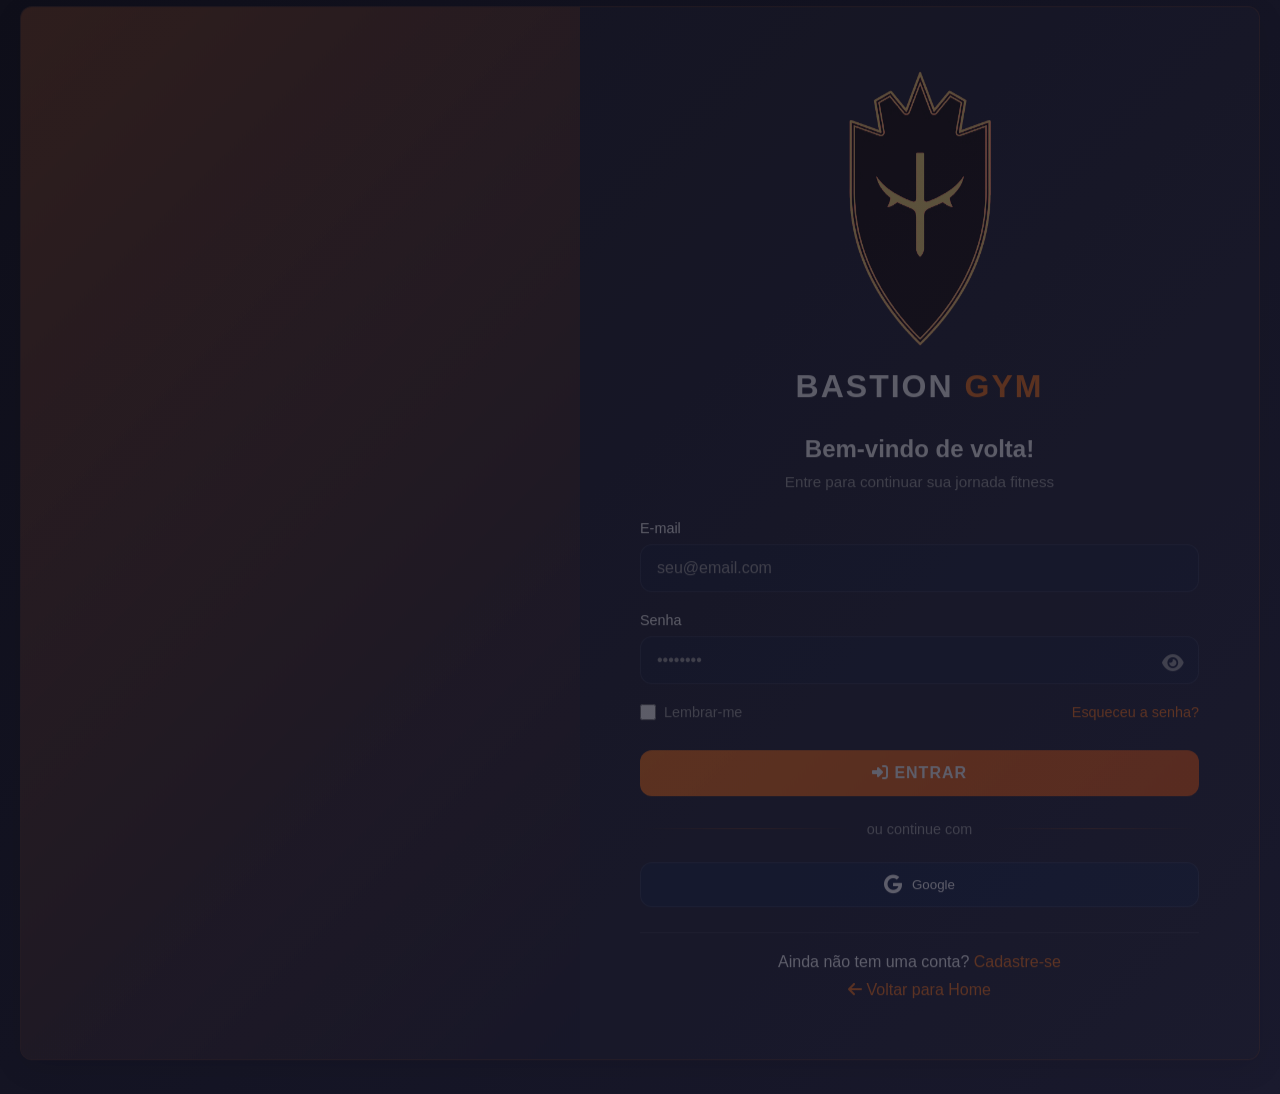
<file: index.html>
<!DOCTYPE html>
<html lang="PT-BR">
<head>
    <meta charset="UTF-8">
    <meta name="viewport" content="width=device-width, initial-scale=1.0">
    <meta http-equiv="refresh" content="0; url=Front/pages/Login.html">
    <title>Carregando...</title>
</head>
<body>
    <p>Carregando... Se falhar, <a href="Front/pages/Login.html">clique aqui</a>.</p>
</body>
</html>
</file>
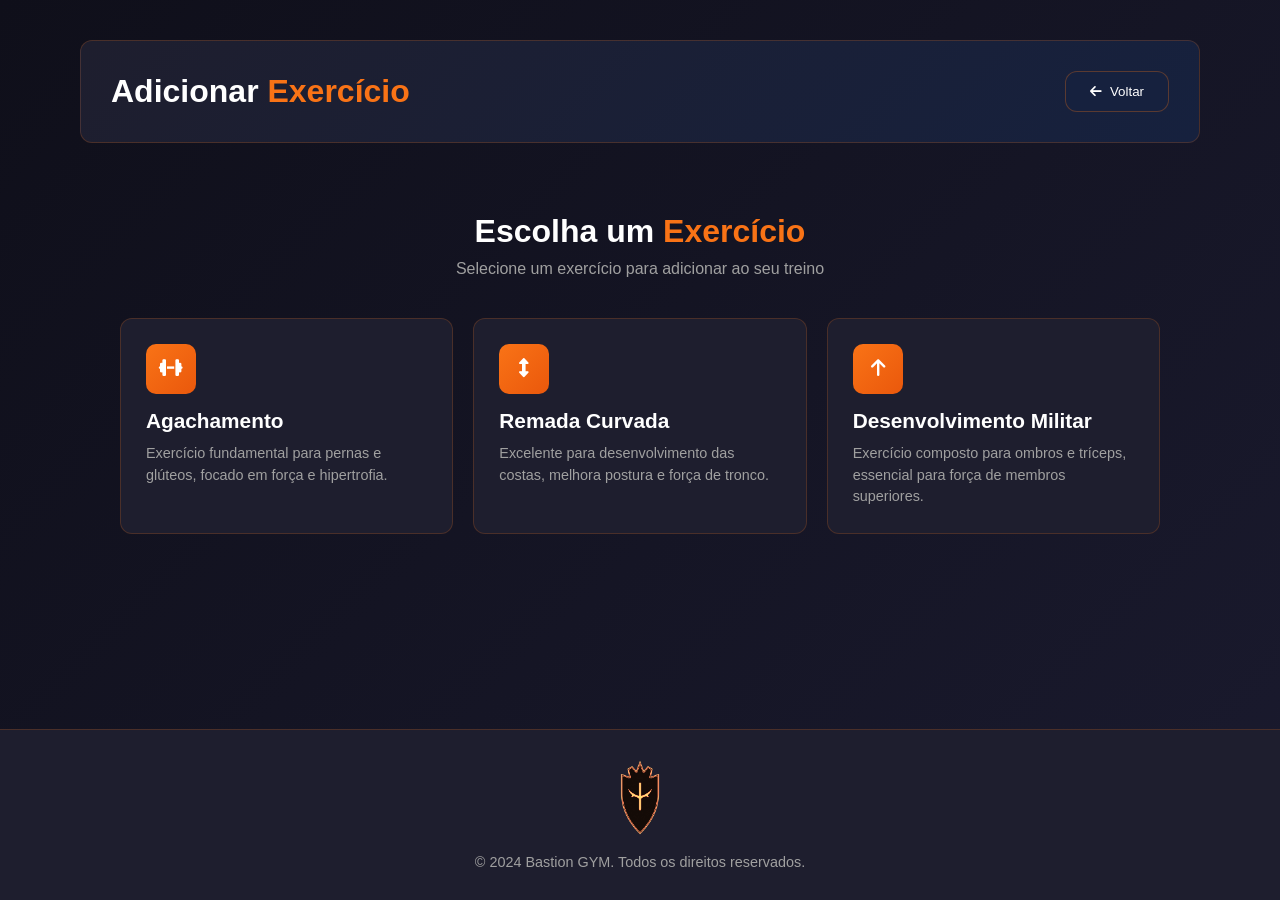
<file: Front/pages/AdicionarExercicio.html>
<!DOCTYPE html>
<html lang="pt-BR">
<head>
    <meta charset="UTF-8">
    <meta name="viewport" content="width=device-width, initial-scale=1.0">
    <title>Adicionar Exercício - Bastion GYM</title>
    <link rel="stylesheet" href="https://cdnjs.cloudflare.com/ajax/libs/font-awesome/6.4.0/css/all.min.css">
    <link rel="stylesheet" href="../src/css/styles.css">
    <link rel="stylesheet" href="../src/css/treino-detalhes.css">
    <style>
        .exercises-selection-container {
            max-width: 1200px;
            margin: 0 auto;
            padding: 40px;
            width: 100%;
        }
        
        .exercises-selection-header {
            text-align: center;
            margin-bottom: 40px;
        }
        
        .exercises-selection-header h1 {
            font-size: 2rem;
            color: var(--text-color);
            margin-bottom: 10px;
        }
        
        .exercises-selection-header h1 span {
            color: var(--primary-color);
        }
        
        .exercises-selection-header p {
            color: var(--text-muted);
            font-size: 1rem;
        }
        
        .exercises-grid {
            display: grid;
            grid-template-columns: repeat(auto-fit, minmax(300px, 1fr));
            gap: 20px;
            margin-bottom: 30px;
        }
        
        .exercise-selection-card {
            background: var(--background-card);
            border: 1px solid rgba(249, 115, 22, 0.2);
            border-radius: var(--border-radius);
            padding: 25px;
            cursor: pointer;
            transition: var(--transition);
        }
        
        .exercise-selection-card:hover {
            border-color: var(--primary-color);
            transform: translateY(-5px);
            box-shadow: 0 8px 20px rgba(249, 115, 22, 0.3);
        }
        
        .exercise-selection-card h3 {
            color: var(--text-color);
            font-size: 1.3rem;
            margin-bottom: 10px;
            display: flex;
            align-items: center;
            gap: 10px;
        }
        
        .exercise-selection-card h3 i {
            color: var(--primary-color);
        }
        
        .exercise-selection-card p {
            color: var(--text-muted);
            font-size: 0.9rem;
            line-height: 1.5;
        }
        
        .exercise-icon {
            width: 50px;
            height: 50px;
            background: linear-gradient(135deg, var(--primary-color) 0%, var(--primary-dark) 100%);
            border-radius: 10px;
            display: flex;
            align-items: center;
            justify-content: center;
            color: var(--text-color);
            font-size: 1.2rem;
            margin-bottom: 15px;
        }
        
        .add-exercise-action {
            display: flex;
            gap: 15px;
            justify-content: center;
            margin-top: 30px;
        }
        
        @media (max-width: 768px) {
            .exercises-grid {
                grid-template-columns: 1fr;
            }
            
            .exercises-selection-container {
                padding: 20px;
            }
            
            .add-exercise-action {
                flex-direction: column;
            }
        }
    </style>
</head>
<body>
    <div class="home-container">
        <div class="workout-detail-container">
            <div class="workout-detail-header">
                <h1>Adicionar <span>Exercício</span></h1>
                <button class="back-btn" onclick="window.location.href='TreinoDetalhes.html'">
                    <i class="fas fa-arrow-left"></i> Voltar
                </button>
            </div>
            
            <div class="exercises-selection-container">
                <div class="exercises-selection-header">
                    <h1>Escolha um <span>Exercício</span></h1>
                    <p>Selecione um exercício para adicionar ao seu treino</p>
                </div>
                
                <div class="exercises-grid">
                    <div class="exercise-selection-card" onclick="selectExercise('Agachamento')">
                        <div class="exercise-icon">
                            <i class="fas fa-dumbbell"></i>
                        </div>
                        <h3>Agachamento</h3>
                        <p>Exercício fundamental para pernas e glúteos, focado em força e hipertrofia.</p>
                    </div>
                    
                    <div class="exercise-selection-card" onclick="selectExercise('Remada Curvada')">
                        <div class="exercise-icon">
                            <i class="fas fa-arrows-alt-v"></i>
                        </div>
                        <h3>Remada Curvada</h3>
                        <p>Excelente para desenvolvimento das costas, melhora postura e força de tronco.</p>
                    </div>
                    
                    <div class="exercise-selection-card" onclick="selectExercise('Desenvolvimento Militar')">
                        <div class="exercise-icon">
                            <i class="fas fa-arrow-up"></i>
                        </div>
                        <h3>Desenvolvimento Militar</h3>
                        <p>Exercício composto para ombros e tríceps, essencial para força de membros superiores.</p>
                    </div>
                </div>
            </div>
        </div>
        
        <footer class="home-footer">
            <img src="../src/img/logo/logo_fundo_transparente.png" alt="Bastion GYM Logo" class="footer-logo">
            <p>&copy; 2024 Bastion GYM. Todos os direitos reservados.</p>
        </footer>
    </div>
    
    <script>
        function selectExercise(exerciseName) {
            // Em uma implementação real, isso enviaria o exercício selecionado para o backend
            // e redirecionaria de volta para TreinoDetalhes.html com o exercício adicionado
            alert('Exercício selecionado: ' + exerciseName + '\n\nEm produção, este exercício seria adicionado ao treino.');
            window.location.href = 'TreinoDetalhes.html';
        }
    </script>
</body>
</html>
</file>
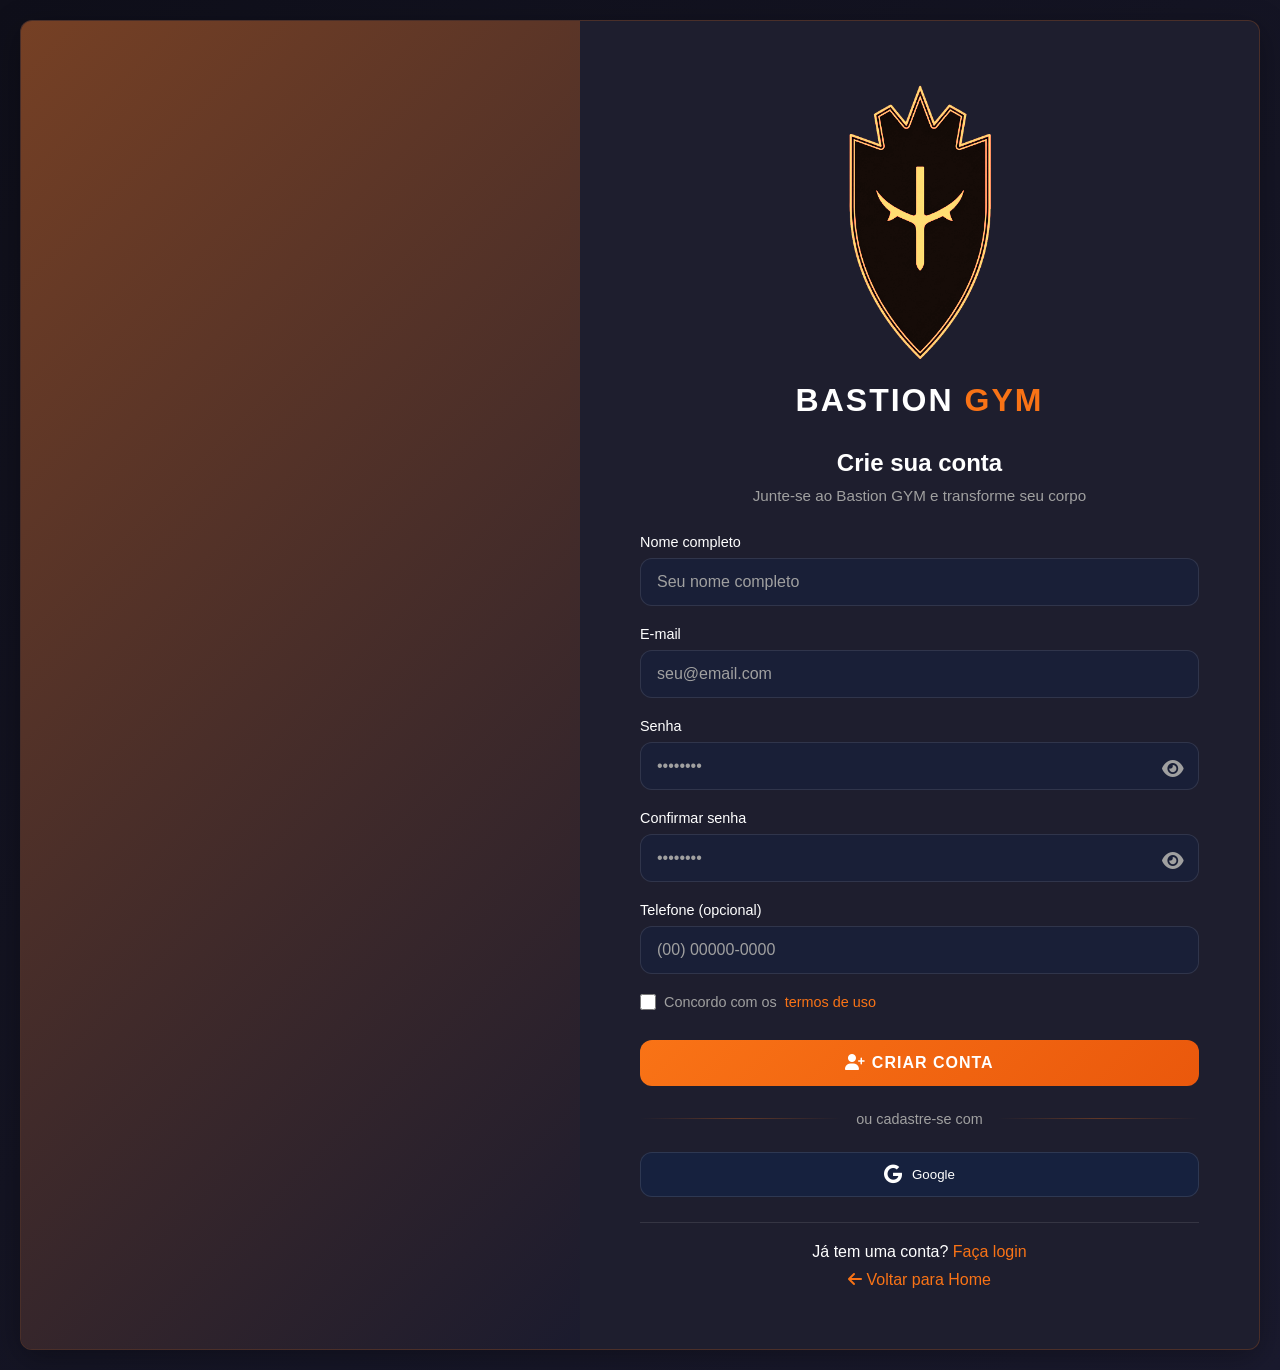
<file: Front/pages/Cadastro.html>
<!DOCTYPE html>
<html lang="pt-BR">
<head>
    <meta charset="UTF-8">
    <meta name="viewport" content="width=device-width, initial-scale=1.0">
    <title>Cadastro - Bastion GYM</title>
    <link rel="stylesheet" href="https://cdnjs.cloudflare.com/ajax/libs/font-awesome/6.4.0/css/all.min.css">
    <link rel="stylesheet" href="../src/css/styles.css">
    <script src="../src/js/common.js"></script>
    <script src="../src/js/auth.js"></script>
</head>
<body>
    <div class="container">
        <div class="auth-container">
            <div class="auth-image" style="background-image: url('https://images.unsplash.com/photo-1571019614242-c5c5dee9f50b?w=800&q=80');"></div>
            
            <div class="auth-content">
                <div class="auth-card">
                    <div class="logo-container">
                        <img src="../src/img/logo/logo_fundo_transparente.png" alt="Bastion GYM Logo">
                        <h1>Bastion <span>GYM</span></h1>
                    </div>
                    
                    <h2 class="auth-title">Crie sua conta</h2>
                    <p class="auth-subtitle">Junte-se ao Bastion GYM e transforme seu corpo</p>
                    
                    <form id="cadastroForm">
                        <div class="form-group">
                            <label for="nome">Nome completo</label>
                            <input 
                                type="text" 
                                id="nome" 
                                name="nome" 
                                placeholder="Seu nome completo"
                                required
                            >
                            <span class="error-message">Por favor, insira seu nome completo</span>
                        </div>
                        
                        <div class="form-group">
                            <label for="email">E-mail</label>
                            <input 
                                type="email" 
                                id="email" 
                                name="email" 
                                placeholder="seu@email.com"
                                required
                            >
                            <span class="error-message">Por favor, insira um e-mail válido</span>
                        </div>
                        
                        <div class="form-group password-group">
                            <label for="password">Senha</label>
                            <input 
                                type="password" 
                                id="password" 
                                name="password" 
                                placeholder="••••••••"
                                required
                            >
                            <button type="button" class="toggle-password" onclick="togglePassword('password')" aria-label="Mostrar senha">
                                <i class="fas fa-eye"></i>
                            </button>
                            <span class="error-message">A senha deve ter pelo menos 6 caracteres</span>
                        </div>
                        
                        <div class="form-group password-group">
                            <label for="confirmPassword">Confirmar senha</label>
                            <input 
                                type="password" 
                                id="confirmPassword" 
                                name="confirmPassword" 
                                placeholder="••••••••"
                                required
                            >
                            <button type="button" class="toggle-password" onclick="togglePassword('confirmPassword')" aria-label="Mostrar senha">
                                <i class="fas fa-eye"></i>
                            </button>
                            <span class="error-message">As senhas não coincidem</span>
                        </div>
                        
                        <div class="form-group">
                            <label for="telefone">Telefone (opcional)</label>
                            <input 
                                type="tel" 
                                id="telefone" 
                                name="telefone" 
                                placeholder="(00) 00000-0000"
                            >
                        </div>
                        
                        <div class="remember-forgot">
                            <label>
                                <input type="checkbox" name="terms" required>
                                Concordo com os <a href="termos-de-uso.html" target="_blank"> termos de uso</a>
                            </label>
                        </div>
                        
                        <button type="submit" class="btn-primary">
                            <i class="fas fa-user-plus"></i> Criar conta
                        </button>
                    </form>
                    
                    <div class="divider">
                        <span>ou cadastre-se com</span>
                    </div>
                    
                    <div class="social-login">
                        <button class="social-btn">
                            <i class="fab fa-google"></i>
                            Google
                        </button>
                    </div>
                    
                    <div class="auth-links">
                        <p>Já tem uma conta? <a href="Login.html">Faça login</a></p>
                        <p style="margin-top: 10px;"><a href="Home.html"><i class="fas fa-arrow-left"></i> Voltar para Home</a></p>
                    </div>
                </div>
            </div>
        </div>
    </div>
</body>
</html>
</file>
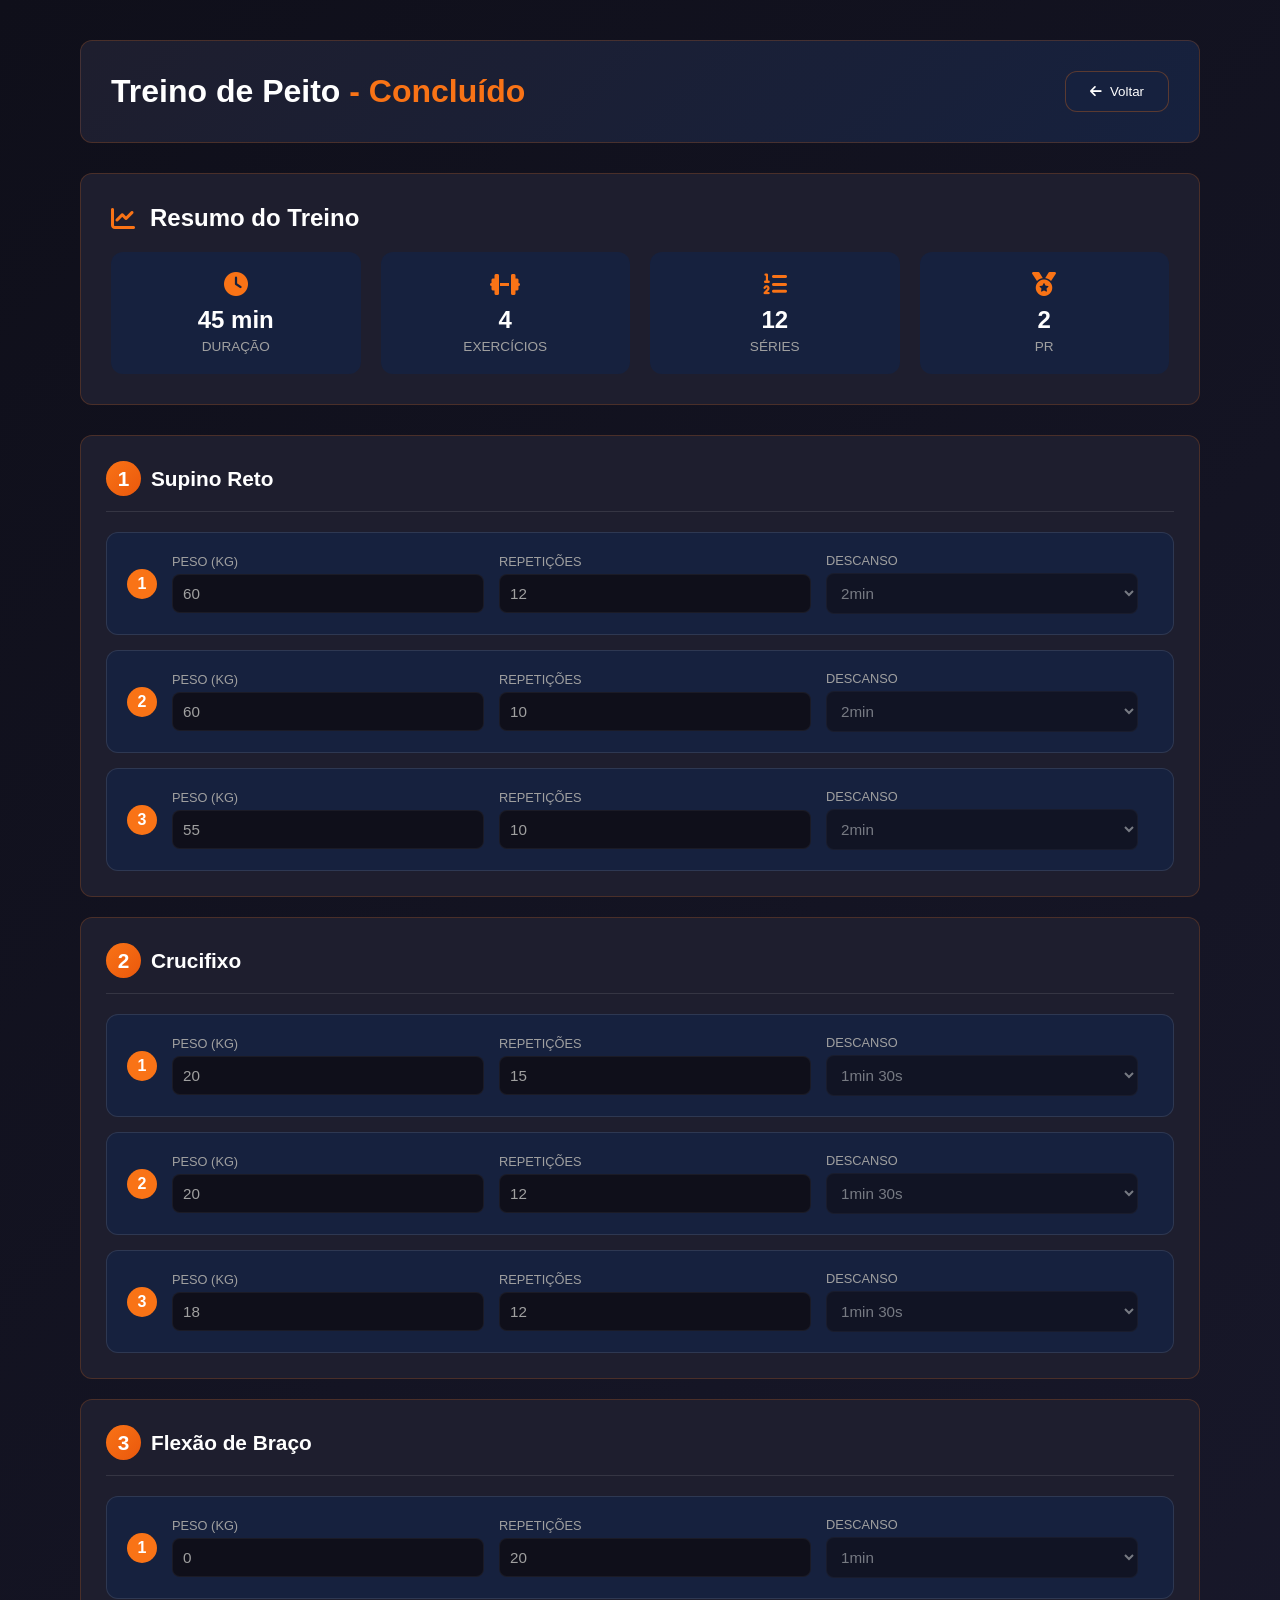
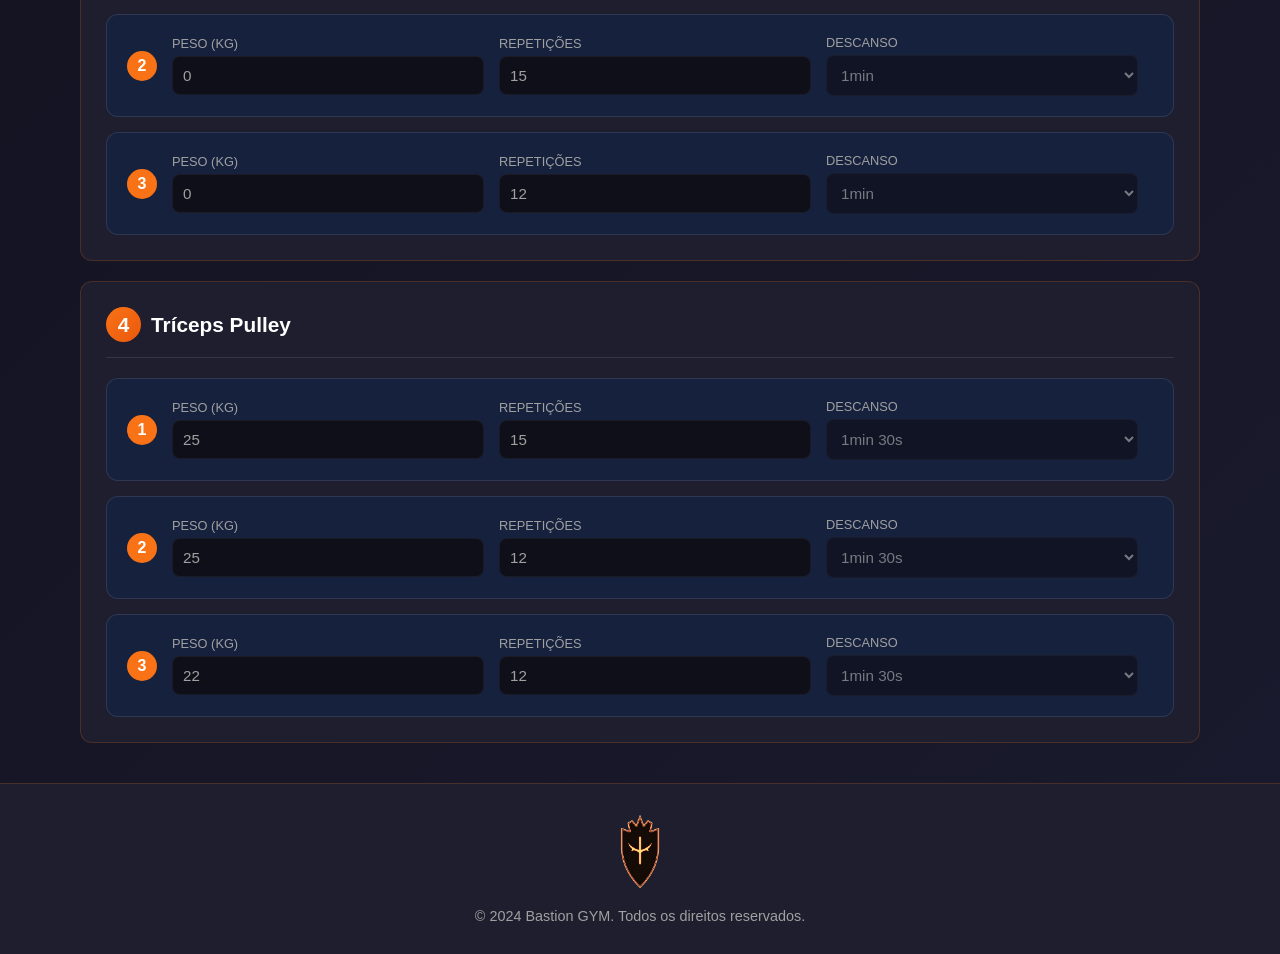
<file: Front/pages/DetalhesAtividade.html>
<!DOCTYPE html>
<html lang="pt-BR">
<head>
    <meta charset="UTF-8">
    <meta name="viewport" content="width=device-width, initial-scale=1.0">
    <title>Detalhes da Atividade - Bastion GYM</title>
    <link rel="stylesheet" href="https://cdnjs.cloudflare.com/ajax/libs/font-awesome/6.4.0/css/all.min.css">
    <link rel="stylesheet" href="../src/css/styles.css">
    <link rel="stylesheet" href="../src/css/treino-detalhes.css">
    <style>
        .activity-summary {
            background: var(--background-card);
            border: 1px solid rgba(249, 115, 22, 0.2);
            border-radius: var(--border-radius);
            padding: 30px;
            margin-bottom: 30px;
        }
        
        .activity-summary h2 {
            color: var(--text-color);
            margin-bottom: 20px;
            display: flex;
            align-items: center;
            gap: 15px;
        }
        
        .activity-summary h2 i {
            color: var(--primary-color);
        }
        
        .summary-grid {
            display: grid;
            grid-template-columns: repeat(auto-fit, minmax(150px, 1fr));
            gap: 20px;
        }
        
        .summary-item {
            background: var(--secondary-light);
            padding: 20px;
            border-radius: var(--border-radius);
            text-align: center;
        }
        
        .summary-item i {
            font-size: 1.5rem;
            color: var(--primary-color);
            margin-bottom: 10px;
        }
        
        .summary-item h4 {
            color: var(--text-color);
            font-size: 1.5rem;
            margin-bottom: 5px;
        }
        
        .summary-item p {
            color: var(--text-muted);
            font-size: 0.85rem;
            text-transform: uppercase;
        }
        
        .exercise-card {
            opacity: 1 !important;
            pointer-events: auto !important;
        }
        
        .series-item input,
        .series-item select {
            background: var(--background-dark);
            border: 1px solid rgba(255, 255, 255, 0.05);
            color: var(--text-muted);
            cursor: not-allowed;
        }
        
        .series-item input:focus,
        .series-item select:focus {
            outline: none;
            border-color: rgba(255, 255, 255, 0.05);
        }
        
        .add-series-btn,
        .remove-series-btn {
            display: none !important;
        }
        
        @media (max-width: 768px) {
            .summary-grid {
                grid-template-columns: 1fr 1fr;
            }
        }
    </style>
</head>
<body>
    <div class="home-container">
        <div class="workout-detail-container">
            <div class="workout-detail-header">
                <div>
                    <h1>Treino de Peito <span>- Concluído</span></h1>
                </div>
                <button class="back-btn" onclick="window.location.href='Perfil.html'">
                    <i class="fas fa-arrow-left"></i> Voltar
                </button>
            </div>
            
            <div class="activity-summary">
                <h2><i class="fas fa-chart-line"></i> Resumo do Treino</h2>
                <div class="summary-grid">
                    <div class="summary-item">
                        <i class="fas fa-clock"></i>
                        <h4>45 min</h4>
                        <p>Duração</p>
                    </div>
                    <div class="summary-item">
                        <i class="fas fa-dumbbell"></i>
                        <h4>4</h4>
                        <p>Exercícios</p>
                    </div>
                    <div class="summary-item">
                        <i class="fas fa-list-ol"></i>
                        <h4>12</h4>
                        <p>Séries</p>
                    </div>
                    <div class="summary-item">
                        <i class="fas fa-medal"></i>
                        <h4>2</h4>
                        <p>PR</p>
                    </div>
                </div>
            </div>
            
            <div class="exercise-list">
                <div class="exercise-card">
                    <div class="exercise-header">
                        <h3>
                            <span class="exercise-number">1</span>
                            Supino Reto
                        </h3>
                    </div>
                    
                    <div class="series-container">
                        <div class="series-item">
                            <div class="series-number">1</div>
                            <div class="series-input-group">
                                <label>Peso (kg)</label>
                                <input type="number" class="series-input" value="60" readonly>
                            </div>
                            <div class="series-input-group">
                                <label>Repetições</label>
                                <input type="number" class="series-input" value="12" readonly>
                            </div>
                            <div class="series-input-group">
                                <label>Descanso</label>
                                <select class="series-select" disabled>
                                    <option value="120" selected>2min</option>
                                </select>
                            </div>
                        </div>
                        <div class="series-item">
                            <div class="series-number">2</div>
                            <div class="series-input-group">
                                <label>Peso (kg)</label>
                                <input type="number" class="series-input" value="60" readonly>
                            </div>
                            <div class="series-input-group">
                                <label>Repetições</label>
                                <input type="number" class="series-input" value="10" readonly>
                            </div>
                            <div class="series-input-group">
                                <label>Descanso</label>
                                <select class="series-select" disabled>
                                    <option value="120" selected>2min</option>
                                </select>
                            </div>
                        </div>
                        <div class="series-item">
                            <div class="series-number">3</div>
                            <div class="series-input-group">
                                <label>Peso (kg)</label>
                                <input type="number" class="series-input" value="55" readonly>
                            </div>
                            <div class="series-input-group">
                                <label>Repetições</label>
                                <input type="number" class="series-input" value="10" readonly>
                            </div>
                            <div class="series-input-group">
                                <label>Descanso</label>
                                <select class="series-select" disabled>
                                    <option value="120" selected>2min</option>
                                </select>
                            </div>
                        </div>
                    </div>
                </div>
                
                <div class="exercise-card">
                    <div class="exercise-header">
                        <h3>
                            <span class="exercise-number">2</span>
                            Crucifixo
                        </h3>
                    </div>
                    
                    <div class="series-container">
                        <div class="series-item">
                            <div class="series-number">1</div>
                            <div class="series-input-group">
                                <label>Peso (kg)</label>
                                <input type="number" class="series-input" value="20" readonly>
                            </div>
                            <div class="series-input-group">
                                <label>Repetições</label>
                                <input type="number" class="series-input" value="15" readonly>
                            </div>
                            <div class="series-input-group">
                                <label>Descanso</label>
                                <select class="series-select" disabled>
                                    <option value="90" selected>1min 30s</option>
                                </select>
                            </div>
                        </div>
                        <div class="series-item">
                            <div class="series-number">2</div>
                            <div class="series-input-group">
                                <label>Peso (kg)</label>
                                <input type="number" class="series-input" value="20" readonly>
                            </div>
                            <div class="series-input-group">
                                <label>Repetições</label>
                                <input type="number" class="series-input" value="12" readonly>
                            </div>
                            <div class="series-input-group">
                                <label>Descanso</label>
                                <select class="series-select" disabled>
                                    <option value="90" selected>1min 30s</option>
                                </select>
                            </div>
                        </div>
                        <div class="series-item">
                            <div class="series-number">3</div>
                            <div class="series-input-group">
                                <label>Peso (kg)</label>
                                <input type="number" class="series-input" value="18" readonly>
                            </div>
                            <div class="series-input-group">
                                <label>Repetições</label>
                                <input type="number" class="series-input" value="12" readonly>
                            </div>
                            <div class="series-input-group">
                                <label>Descanso</label>
                                <select class="series-select" disabled>
                                    <option value="90" selected>1min 30s</option>
                                </select>
                            </div>
                        </div>
                    </div>
                </div>
                
                <div class="exercise-card">
                    <div class="exercise-header">
                        <h3>
                            <span class="exercise-number">3</span>
                            Flexão de Braço
                        </h3>
                    </div>
                    
                    <div class="series-container">
                        <div class="series-item">
                            <div class="series-number">1</div>
                            <div class="series-input-group">
                                <label>Peso (kg)</label>
                                <input type="number" class="series-input" value="0" readonly>
                            </div>
                            <div class="series-input-group">
                                <label>Repetições</label>
                                <input type="number" class="series-input" value="20" readonly>
                            </div>
                            <div class="series-input-group">
                                <label>Descanso</label>
                                <select class="series-select" disabled>
                                    <option value="60" selected>1min</option>
                                </select>
                            </div>
                        </div>
                        <div class="series-item">
                            <div class="series-number">2</div>
                            <div class="series-input-group">
                                <label>Peso (kg)</label>
                                <input type="number" class="series-input" value="0" readonly>
                            </div>
                            <div class="series-input-group">
                                <label>Repetições</label>
                                <input type="number" class="series-input" value="15" readonly>
                            </div>
                            <div class="series-input-group">
                                <label>Descanso</label>
                                <select class="series-select" disabled>
                                    <option value="60" selected>1min</option>
                                </select>
                            </div>
                        </div>
                        <div class="series-item">
                            <div class="series-number">3</div>
                            <div class="series-input-group">
                                <label>Peso (kg)</label>
                                <input type="number" class="series-input" value="0" readonly>
                            </div>
                            <div class="series-input-group">
                                <label>Repetições</label>
                                <input type="number" class="series-input" value="12" readonly>
                            </div>
                            <div class="series-input-group">
                                <label>Descanso</label>
                                <select class="series-select" disabled>
                                    <option value="60" selected>1min</option>
                                </select>
                            </div>
                        </div>
                    </div>
                </div>
                
                <div class="exercise-card">
                    <div class="exercise-header">
                        <h3>
                            <span class="exercise-number">4</span>
                            Tríceps Pulley
                        </h3>
                    </div>
                    
                    <div class="series-container">
                        <div class="series-item">
                            <div class="series-number">1</div>
                            <div class="series-input-group">
                                <label>Peso (kg)</label>
                                <input type="number" class="series-input" value="25" readonly>
                            </div>
                            <div class="series-input-group">
                                <label>Repetições</label>
                                <input type="number" class="series-input" value="15" readonly>
                            </div>
                            <div class="series-input-group">
                                <label>Descanso</label>
                                <select class="series-select" disabled>
                                    <option value="90" selected>1min 30s</option>
                                </select>
                            </div>
                        </div>
                        <div class="series-item">
                            <div class="series-number">2</div>
                            <div class="series-input-group">
                                <label>Peso (kg)</label>
                                <input type="number" class="series-input" value="25" readonly>
                            </div>
                            <div class="series-input-group">
                                <label>Repetições</label>
                                <input type="number" class="series-input" value="12" readonly>
                            </div>
                            <div class="series-input-group">
                                <label>Descanso</label>
                                <select class="series-select" disabled>
                                    <option value="90" selected>1min 30s</option>
                                </select>
                            </div>
                        </div>
                        <div class="series-item">
                            <div class="series-number">3</div>
                            <div class="series-input-group">
                                <label>Peso (kg)</label>
                                <input type="number" class="series-input" value="22" readonly>
                            </div>
                            <div class="series-input-group">
                                <label>Repetições</label>
                                <input type="number" class="series-input" value="12" readonly>
                            </div>
                            <div class="series-input-group">
                                <label>Descanso</label>
                                <select class="series-select" disabled>
                                    <option value="90" selected>1min 30s</option>
                                </select>
                            </div>
                        </div>
                    </div>
                </div>
            </div>
        </div>
        
        <footer class="home-footer">
            <img src="../src/img/logo/logo_fundo_transparente.png" alt="Bastion GYM Logo" class="footer-logo">
            <p>&copy; 2024 Bastion GYM. Todos os direitos reservados.</p>
        </footer>
    </div>
</body>
</html>
</file>
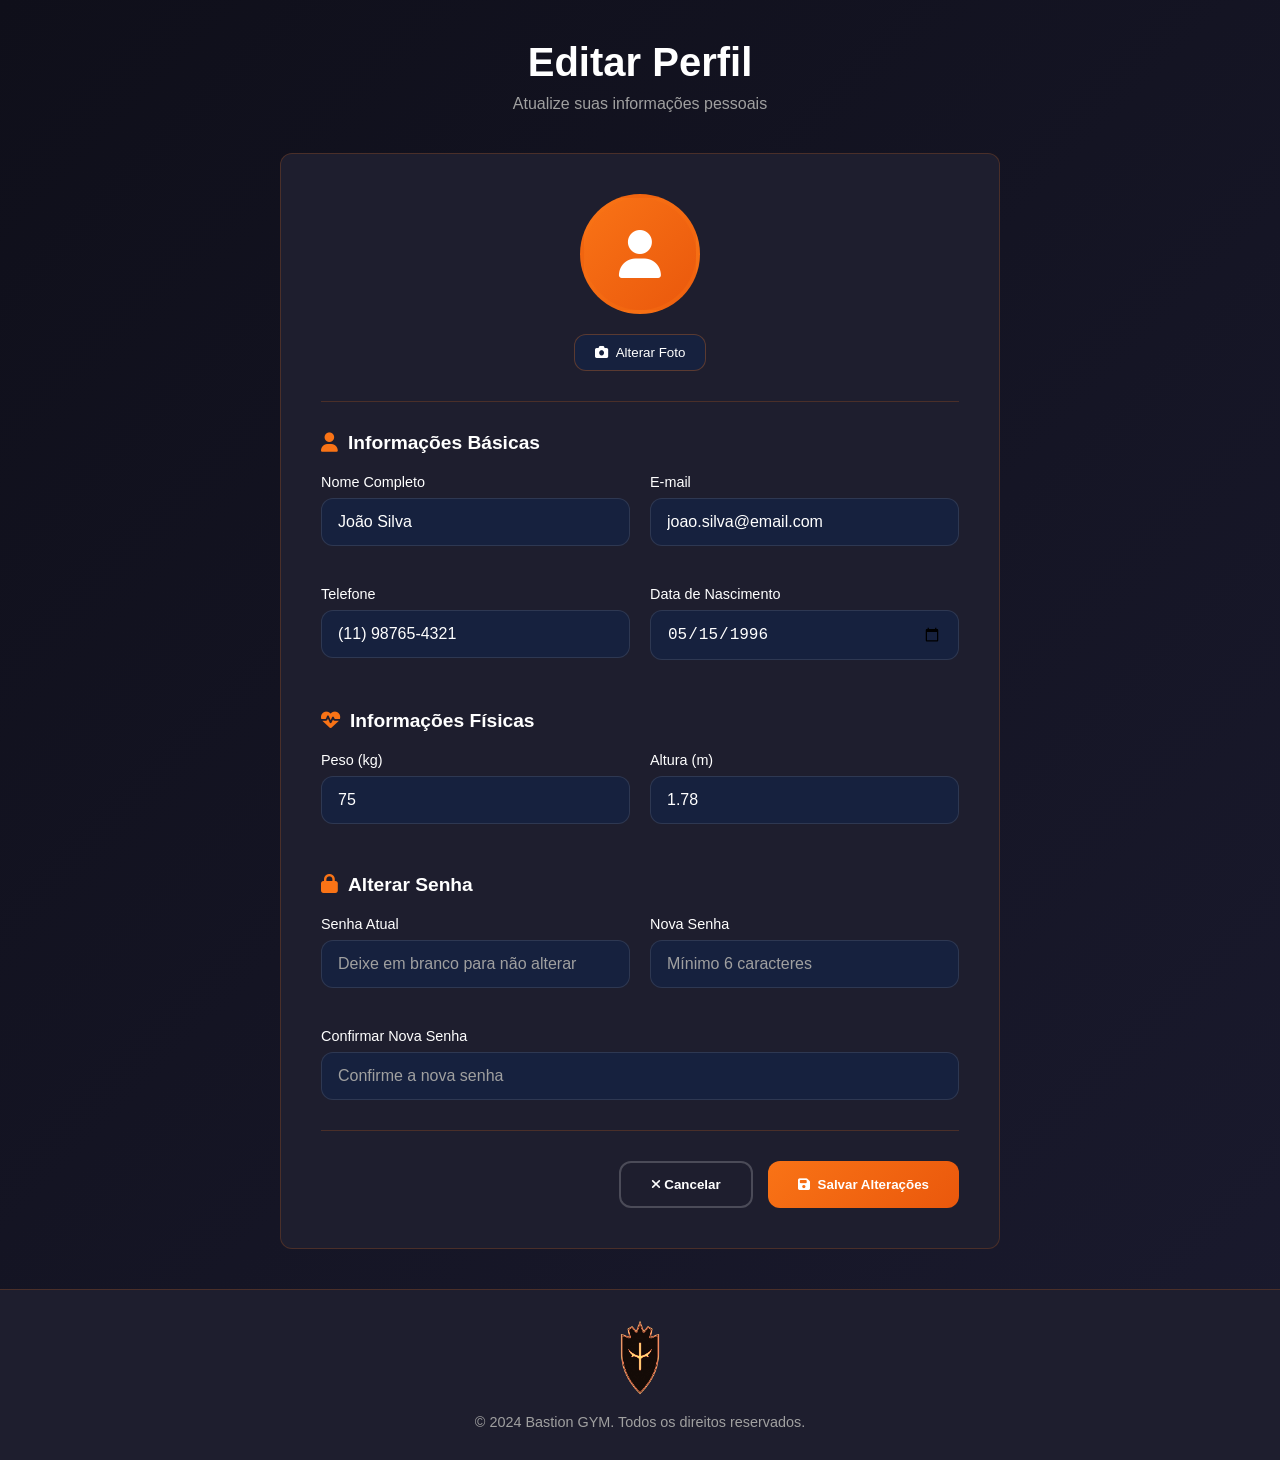
<file: Front/pages/EditarPerfil.html>
<!DOCTYPE html>
<html lang="pt-BR">
<head>
    <meta charset="UTF-8">
    <meta name="viewport" content="width=device-width, initial-scale=1.0">
    <title>Editar Perfil - Bastion GYM</title>
    <link rel="stylesheet" href="https://cdnjs.cloudflare.com/ajax/libs/font-awesome/6.4.0/css/all.min.css">
    <link rel="stylesheet" href="../src/css/styles.css">
    <link rel="stylesheet" href="../src/css/perfil-edit.css">
    <script src="../src/js/common.js"></script>
    <script src="../src/js/perfil-edit.js"></script>
</head>
<body>
    <div class="home-container">
        <div class="edit-profile-container">
            <div class="edit-profile-header">
                <h1>Editar Perfil</h1>
                <p>Atualize suas informações pessoais</p>
            </div>
            
            <form class="edit-profile-form" id="editProfileForm">
                <div class="avatar-upload">
                    <div class="avatar-preview">
                        <i class="fas fa-user"></i>
                    </div>
                    <button type="button" class="upload-btn">
                        <i class="fas fa-camera"></i> Alterar Foto
                    </button>
                </div>
                
                <div class="form-section">
                    <h3><i class="fas fa-user"></i> Informações Básicas</h3>
                    <div class="form-row">
                        <div class="form-group">
                            <label for="nome">Nome Completo</label>
                            <input type="text" id="nome" name="nome" value="João Silva">
                        </div>
                        <div class="form-group">
                            <label for="email">E-mail</label>
                            <input type="email" id="email" name="email" value="joao.silva@email.com">
                        </div>
                    </div>
                    <div class="form-row">
                        <div class="form-group">
                            <label for="telefone">Telefone</label>
                            <input type="tel" id="telefone" name="telefone" value="(11) 98765-4321">
                        </div>
                        <div class="form-group">
                            <label for="nascimento">Data de Nascimento</label>
                            <input type="date" id="nascimento" name="nascimento" value="1996-05-15">
                        </div>
                    </div>
                </div>
                
                <div class="form-section">
                    <h3><i class="fas fa-heartbeat"></i> Informações Físicas</h3>
                    <div class="form-row">
                        <div class="form-group">
                            <label for="peso">Peso (kg)</label>
                            <input type="number" id="peso" name="peso" value="75" step="0.1">
                        </div>
                        <div class="form-group">
                            <label for="altura">Altura (m)</label>
                            <input type="number" id="altura" name="altura" value="1.78" step="0.01">
                        </div>
                    </div>
                </div>
                
                <div class="form-section">
                    <h3><i class="fas fa-lock"></i> Alterar Senha</h3>
                    <div class="form-row">
                        <div class="form-group">
                            <label for="senha-atual">Senha Atual</label>
                            <input type="password" id="senha-atual" name="senha-atual" placeholder="Deixe em branco para não alterar">
                        </div>
                        <div class="form-group">
                            <label for="nova-senha">Nova Senha</label>
                            <input type="password" id="nova-senha" name="nova-senha" placeholder="Mínimo 6 caracteres">
                        </div>
                    </div>
                    <div class="form-group">
                        <label for="confirmar-senha">Confirmar Nova Senha</label>
                        <input type="password" id="confirmar-senha" name="confirmar-senha" placeholder="Confirme a nova senha">
                    </div>
                </div>
                
                <div class="form-actions">
                    <button type="button" class="btn-cancel" onclick="window.location.href='Perfil.html'">
                        <i class="fas fa-times"></i> Cancelar
                    </button>
                    <button type="submit" class="btn-save">
                        <i class="fas fa-save"></i> Salvar Alterações
                    </button>
                </div>
            </form>
        </div>
        
        <footer class="home-footer">
            <img src="../src/img/logo/logo_fundo_transparente.png" alt="Bastion GYM Logo" class="footer-logo">
            <p>&copy; 2024 Bastion GYM. Todos os direitos reservados.</p>
        </footer>
    </div>
</body>
</html>
</file>
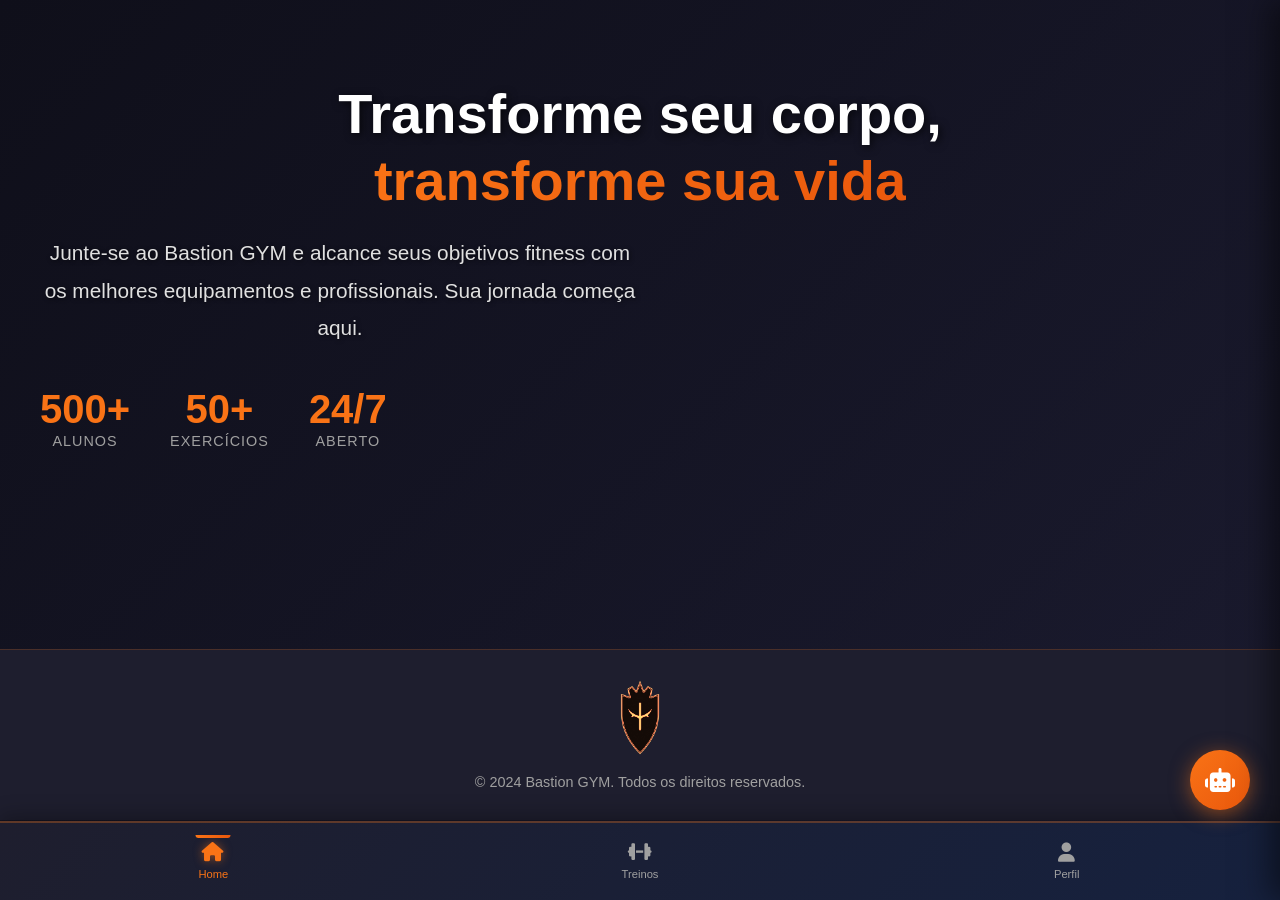
<file: Front/pages/Home.html>
<!DOCTYPE html>
<html lang="pt-BR">
<head>
    <meta charset="UTF-8">
    <meta name="viewport" content="width=device-width, initial-scale=1.0">
    <title>Bastion GYM - Transforme seu corpo</title>
    <link rel="stylesheet" href="https://cdnjs.cloudflare.com/ajax/libs/font-awesome/6.4.0/css/all.min.css">
    <link rel="stylesheet" href="../src/css/styles.css">
    <script src="../src/js/common.js"></script>
</head>
<body>
    <div class="home-container">
        <div class="hero-section">
            <div class="hero-background"></div>
            <div class="hero-overlay"></div>
            
            <div class="hero-content-wrapper">
                <div class="hero-text">
                    <h1>Transforme seu corpo,<br><span>transforme sua vida</span></h1>
                    <p>Junte-se ao Bastion GYM e alcance seus objetivos fitness com os melhores equipamentos e profissionais. Sua jornada começa aqui.</p>
                    
                    <div class="hero-stats">
                        <div class="stat-item">
                            <span class="stat-number">500+</span>
                            <span class="stat-label">Alunos</span>
                        </div>
                        <div class="stat-item">
                            <span class="stat-number">50+</span>
                            <span class="stat-label">Exercícios</span>
                        </div>
                        <div class="stat-item">
                            <span class="stat-number">24/7</span>
                            <span class="stat-label">Aberto</span>
                        </div>
                    </div>
                </div>
            </div>
        </div>
        
        <footer class="home-footer footer-with-nav">
            <img src="../src/img/logo/logo_fundo_transparente.png" alt="Bastion GYM Logo" class="footer-logo">
            <p>&copy; 2024 Bastion GYM. Todos os direitos reservados.</p>
        </footer>
        
        <nav class="bottom-nav">
            <a href="Home.html" class="active">
                <i class="fas fa-home"></i>
                <span>Home</span>
            </a>
            <a href="Treinos.html">
                <i class="fas fa-dumbbell"></i>
                <span>Treinos</span>
            </a>
            <a href="Perfil.html">
                <i class="fas fa-user"></i>
                <span>Perfil</span>
            </a>
        </nav>
        
        <button class="ai-float-btn" onclick="openAIChat()" aria-label="Abrir chat com IA">
            <i class="fas fa-robot"></i>
        </button>
        
        <div class="ai-sidebar-overlay" onclick="closeAIChat()"></div>
        
        <div class="ai-sidebar">
            <div class="ai-sidebar-header">
                <h3><i class="fas fa-robot"></i> IA Fitness</h3>
                <button class="ai-close-btn" onclick="closeAIChat()" aria-label="Fechar chat">
                    <i class="fas fa-times"></i>
                </button>
            </div>
            
            <div class="ai-sidebar-content">
                <div class="ai-sidebar-message ai">
                    <div class="ai-sidebar-message-avatar">
                        <i class="fas fa-robot"></i>
                    </div>
                    <div class="ai-sidebar-message-content">
                        <p>Olá! Sou sua IA Fitness do Bastion GYM. Como posso ajudar você hoje?</p>
                    </div>
                </div>
            </div>
            
            <div class="ai-sidebar-input-area">
                <input type="text" class="ai-sidebar-input" placeholder="Digite sua mensagem...">
                <button class="ai-sidebar-send-btn">
                    <i class="fas fa-paper-plane"></i>
                </button>
            </div>
        </div>
    </div>
</body>
</html>
</file>
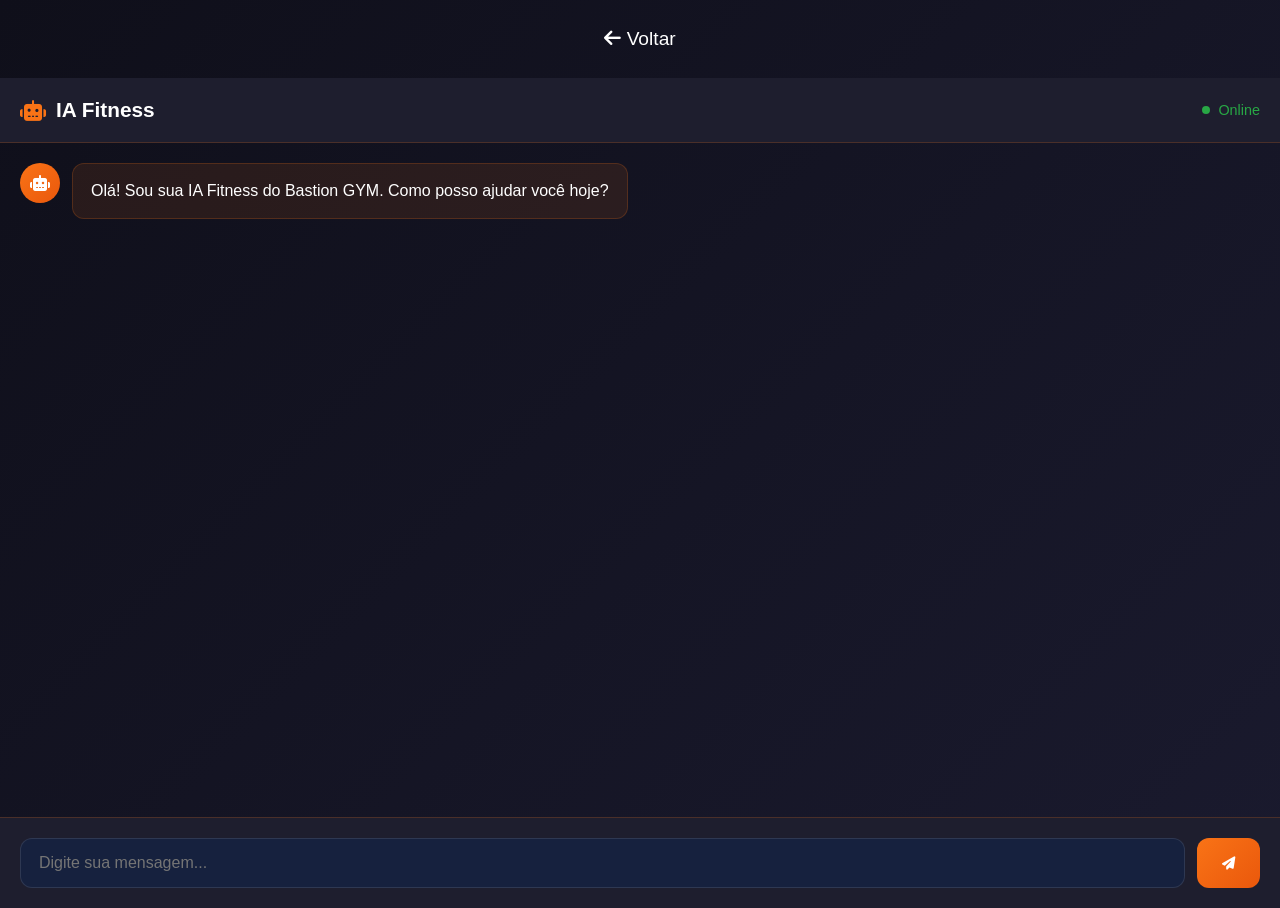
<file: Front/pages/IAChatMobile.html>
<!DOCTYPE html>
<html lang="pt-BR">
<head>
    <meta charset="UTF-8">
    <meta name="viewport" content="width=device-width, initial-scale=1.0">
    <title>IA Chat - Bastion GYM</title>
    <link rel="stylesheet" href="https://cdnjs.cloudflare.com/ajax/libs/font-awesome/6.4.0/css/all.min.css">
    <link rel="stylesheet" href="../src/css/styles.css">
    <style>
        .ai-chat-container {
            display: flex;
            flex-direction: column;
            height: calc(100vh - 70px);
            max-width: 100%;
            padding: 0;
        }
        
        .ai-chat-header {
            padding: 20px;
            background: var(--background-card);
            border-bottom: 1px solid rgba(249, 115, 22, 0.2);
            display: flex;
            align-items: center;
            justify-content: space-between;
        }
        
        .ai-chat-header h2 {
            color: var(--text-color);
            font-size: 1.3rem;
            display: flex;
            align-items: center;
            gap: 10px;
        }
        
        .ai-chat-header h2 i {
            color: var(--primary-color);
        }
        
        .back-btn {
            background: transparent;
            border: none;
            color: var(--text-color);
            font-size: 1.2rem;
            cursor: pointer;
            padding: 8px;
        }
        
        .ai-chat-messages {
            flex: 1;
            padding: 20px;
            overflow-y: auto;
            display: flex;
            flex-direction: column;
            gap: 15px;
        }
        
        .ai-chat-message {
            display: flex;
            gap: 12px;
            max-width: 85%;
        }
        
        .ai-chat-message.user {
            margin-left: auto;
            flex-direction: row-reverse;
        }
        
        .ai-chat-message-avatar {
            width: 40px;
            height: 40px;
            border-radius: 50%;
            display: flex;
            align-items: center;
            justify-content: center;
            flex-shrink: 0;
        }
        
        .ai-chat-message.ai .ai-chat-message-avatar {
            background: linear-gradient(135deg, var(--primary-color) 0%, var(--primary-dark) 100%);
        }
        
        .ai-chat-message.user .ai-chat-message-avatar {
            background: var(--secondary-light);
            border: 1px solid rgba(249, 115, 22, 0.3);
        }
        
        .ai-chat-message-content {
            background: var(--secondary-light);
            padding: 15px 18px;
            border-radius: var(--border-radius);
            border: 1px solid rgba(255, 255, 255, 0.1);
        }
        
        .ai-chat-message.ai .ai-chat-message-content {
            background: rgba(249, 115, 22, 0.1);
            border-color: rgba(249, 115, 22, 0.2);
        }
        
        .ai-chat-message-content p {
            color: var(--text-color);
            margin: 0;
            line-height: 1.5;
        }
        
        .ai-chat-input-area {
            padding: 20px;
            background: var(--background-card);
            border-top: 1px solid rgba(249, 115, 22, 0.2);
            display: flex;
            gap: 12px;
        }
        
        .ai-chat-input {
            flex: 1;
            padding: 15px 18px;
            background: var(--secondary-light);
            border: 1px solid rgba(255, 255, 255, 0.1);
            border-radius: var(--border-radius);
            color: var(--text-color);
            font-size: 1rem;
            outline: none;
        }
        
        .ai-chat-input:focus {
            border-color: var(--primary-color);
        }
        
        .ai-chat-send-btn {
            padding: 15px 25px;
            background: linear-gradient(135deg, var(--primary-color) 0%, var(--primary-dark) 100%);
            border: none;
            border-radius: var(--border-radius);
            color: var(--text-color);
            cursor: pointer;
            transition: var(--transition);
        }
        
        .ai-chat-send-btn:hover {
            transform: translateY(-2px);
            box-shadow: 0 4px 15px rgba(249, 115, 22, 0.4);
        }
    </style>
</head>
<body>
    <div class="home-container">
        <button class="back-btn" onclick="window.location.href='Home.html'" style="margin: 20px;">
            <i class="fas fa-arrow-left"></i> Voltar
        </button>
        <div class="ai-chat-container">
            <div class="ai-chat-header">
                <h2><i class="fas fa-robot"></i> IA Fitness</h2>
                <div style="display: flex; align-items: center; gap: 8px; color: var(--success-color); font-size: 0.9rem;">
                    <div style="width: 8px; height: 8px; background: var(--success-color); border-radius: 50%;"></div>
                    <span>Online</span>
                </div>
            </div>
            
            <div class="ai-chat-messages">
                <div class="ai-chat-message ai">
                    <div class="ai-chat-message-avatar">
                        <i class="fas fa-robot"></i>
                    </div>
                    <div class="ai-chat-message-content">
                        <p>Olá! Sou sua IA Fitness do Bastion GYM. Como posso ajudar você hoje?</p>
                    </div>
                </div>
            </div>
            
            <div class="ai-chat-input-area">
                <input type="text" class="ai-chat-input" placeholder="Digite sua mensagem...">
                <button class="ai-chat-send-btn">
                    <i class="fas fa-paper-plane"></i>
                </button>
            </div>
        </div>
    </div>
</body>
</html>
</file>
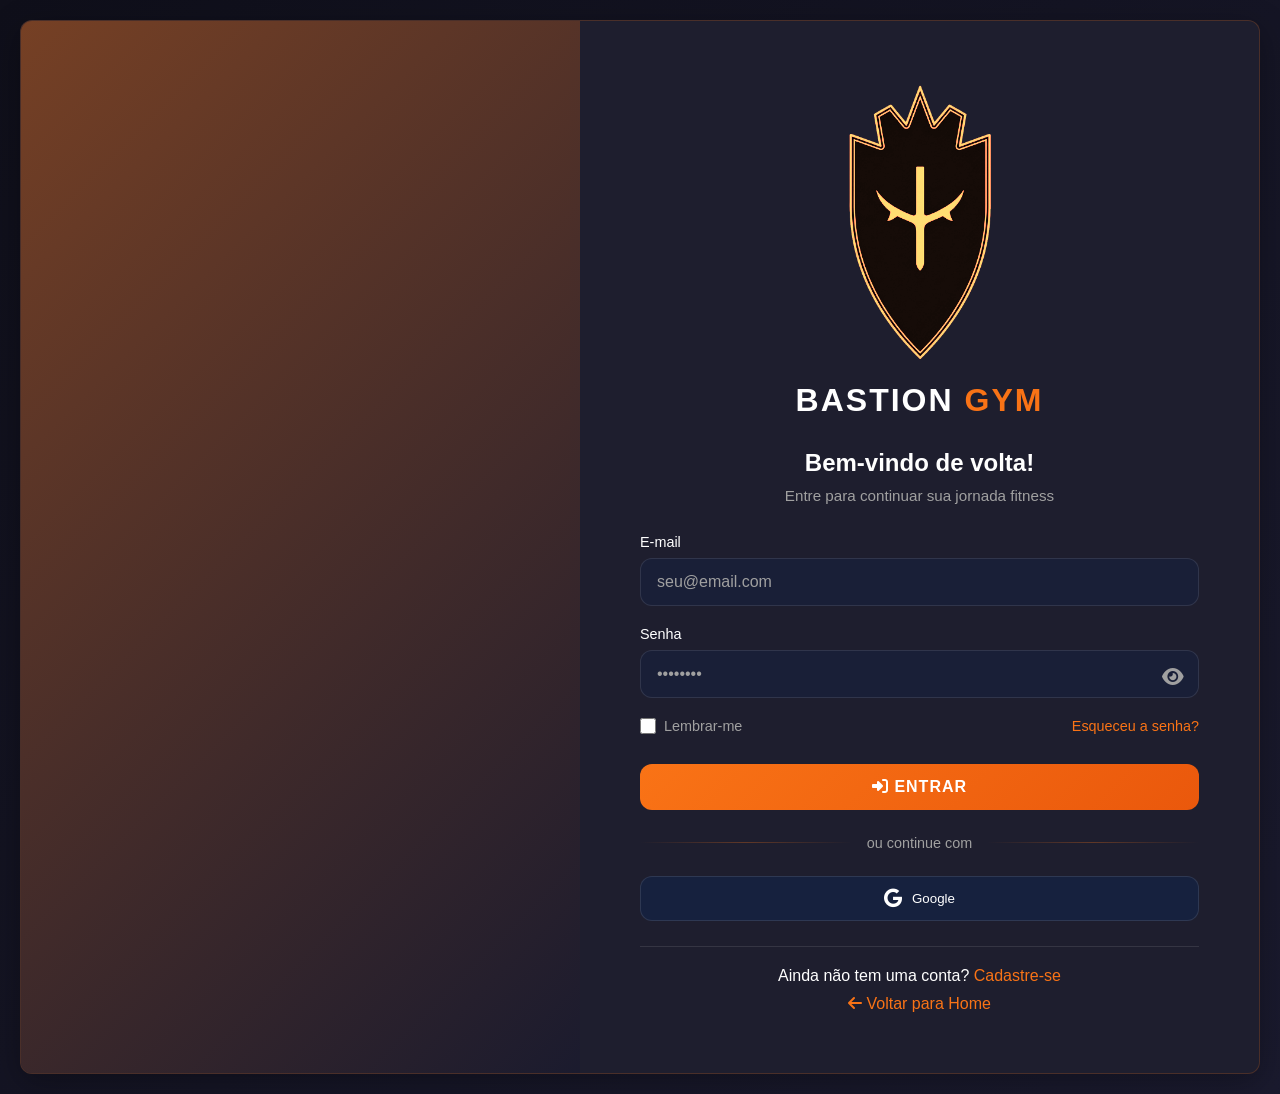
<file: Front/pages/Login.html>
<!DOCTYPE html>
<html lang="pt-BR">
<head>
    <meta charset="UTF-8">
    <meta name="viewport" content="width=device-width, initial-scale=1.0">
    <title>Login - Bastion GYM</title>
    <link rel="stylesheet" href="https://cdnjs.cloudflare.com/ajax/libs/font-awesome/6.4.0/css/all.min.css">
    <link rel="stylesheet" href="../src/css/styles.css">
    <script src="../src/js/common.js"></script>
    <script src="../src/js/auth.js"></script>
</head>
<body>
    <div class="container">
        <div class="auth-container">
            <div class="auth-image" style="background-image: url('https://images.unsplash.com/photo-1534438327276-14e5300c3a48?w=800&q=80');"></div>
            
            <div class="auth-content">
                <div class="auth-card">
                    <div class="logo-container">
                        <img src="../src/img/logo/logo_fundo_transparente.png" alt="Bastion GYM Logo">
                        <h1>Bastion <span>GYM</span></h1>
                    </div>
                    
                    <h2 class="auth-title">Bem-vindo de volta!</h2>
                    <p class="auth-subtitle">Entre para continuar sua jornada fitness</p>
                    
                    <form id="loginForm">
                        <div class="form-group">
                            <label for="email">E-mail</label>
                            <input 
                                type="email" 
                                id="email" 
                                name="email" 
                                placeholder="seu@email.com"
                                required
                            >
                            <span class="error-message">Por favor, insira um e-mail válido</span>
                        </div>
                        
                        <div class="form-group password-group">
                            <label for="password">Senha</label>
                            <input 
                                type="password" 
                                id="password" 
                                name="password" 
                                placeholder="••••••••"
                                required
                            >
                            <button type="button" class="toggle-password" onclick="togglePassword('password')" aria-label="Mostrar senha">
                                <i class="fas fa-eye"></i>
                            </button>
                            <span class="error-message">A senha deve ter pelo menos 6 caracteres</span>
                        </div>
                        
                        <div class="remember-forgot">
                            <label>
                                <input type="checkbox" name="remember">
                                Lembrar-me
                            </label>
                            <a href="#">Esqueceu a senha?</a>
                        </div>
                        
                        <button type="submit" class="btn-primary">
                            <i class="fas fa-sign-in-alt"></i> Entrar
                        </button>
                    </form>
                    
                    <div class="divider">
                        <span>ou continue com</span>
                    </div>
                    
                    <div class="social-login">
                        <button class="social-btn">
                            <i class="fab fa-google"></i>
                            Google
                        </button>
                    </div>
                    
                    <div class="auth-links">
                        <p>Ainda não tem uma conta? <a href="Cadastro.html">Cadastre-se</a></p>
                        <p style="margin-top: 10px;"><a href="Home.html"><i class="fas fa-arrow-left"></i> Voltar para Home</a></p>
                    </div>
                </div>
            </div>
        </div>
    </div>
</body>
</html>
    
    <script>
        function togglePassword(inputId) {
            const input = document.getElementById(inputId);
            const button = input.nextElementSibling;
            const icon = button.querySelector('i');
            
            if (input.type === 'password') {
                input.type = 'text';
                icon.classList.remove('fa-eye');
                icon.classList.add('fa-eye-slash');
            } else {
                input.type = 'password';
                icon.classList.remove('fa-eye-slash');
                icon.classList.add('fa-eye');
            }
        }
        
        document.getElementById('loginForm').addEventListener('submit', function(e) {
            e.preventDefault();
            
            const email = document.getElementById('email');
            const password = document.getElementById('password');
            let isValid = true;
            
            // Validação de e-mail
            const emailRegex = /^[^\s@]+@[^\s@]+\.[^\s@]+$/;
            if (!emailRegex.test(email.value)) {
                email.classList.add('error');
                isValid = false;
            } else {
                email.classList.remove('error');
            }
            
            // Validação de senha
            if (password.value.length < 6) {
                password.classList.add('error');
                isValid = false;
            } else {
                password.classList.remove('error');
            }
            
            if (isValid) {
                // Aqui você adicionaria a lógica de login
                alert('Login realizado com sucesso! (Demo)');
                // window.location.href = 'Home.html';
            }
        });
        
        // Remover erro ao digitar
        document.querySelectorAll('input').forEach(input => {
            input.addEventListener('input', function() {
                this.classList.remove('error');
            });
        });
    </script>
</body>
</html>
</file>
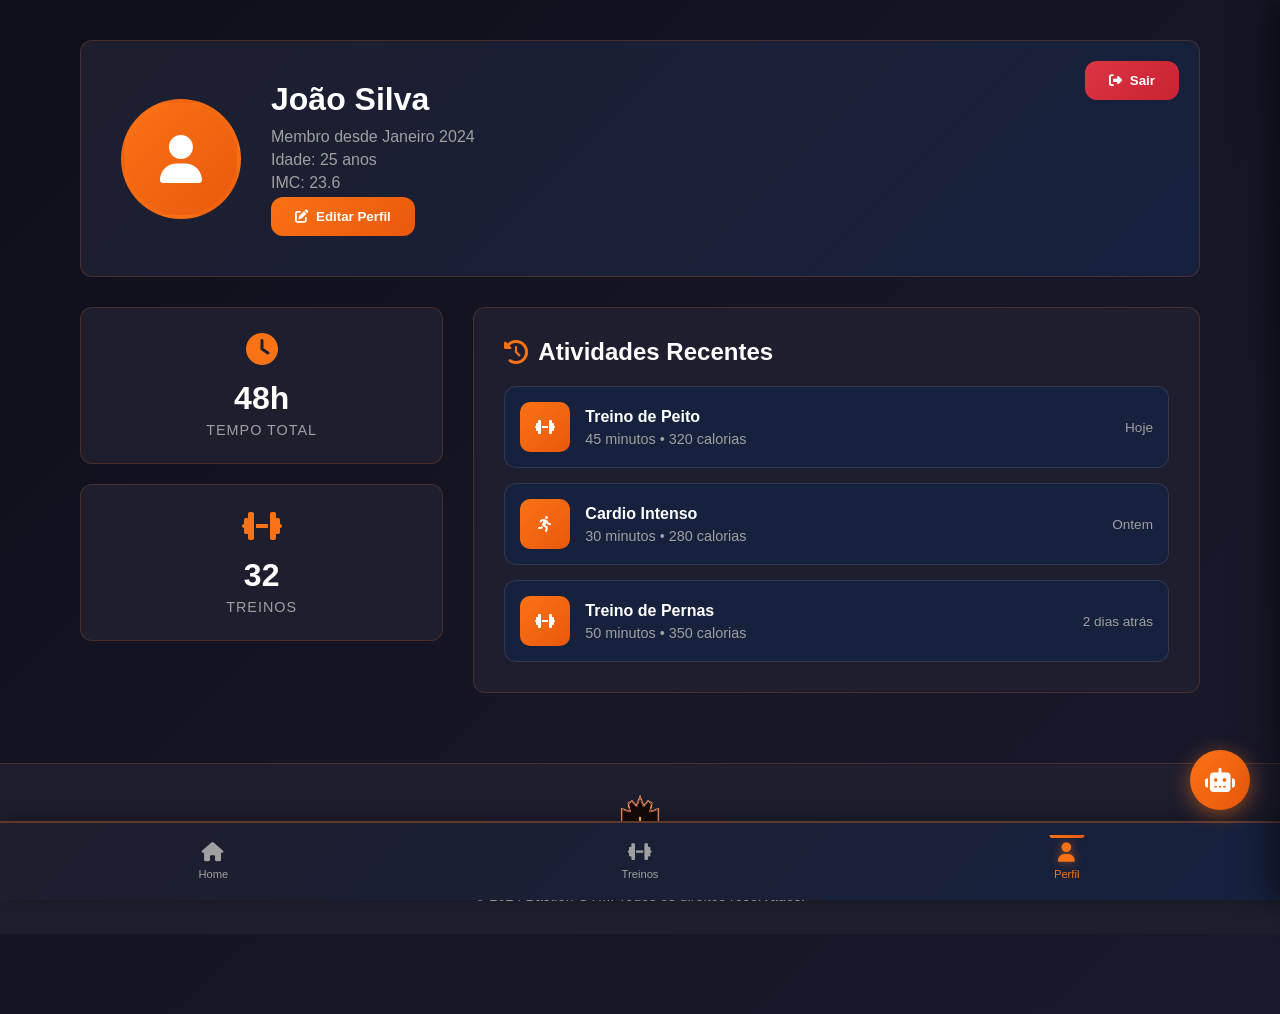
<file: Front/pages/Perfil.html>
<!DOCTYPE html>
<html lang="pt-BR">
<head>
    <meta charset="UTF-8">
    <meta name="viewport" content="width=device-width, initial-scale=1.0">
    <title>Perfil - Bastion GYM</title>
    <link rel="stylesheet" href="https://cdnjs.cloudflare.com/ajax/libs/font-awesome/6.4.0/css/all.min.css">
    <link rel="stylesheet" href="../src/css/styles.css">
    <link rel="stylesheet" href="../src/css/perfil.css">
    <script src="../src/js/common.js"></script>
</head>
<body>
    <div class="home-container">
        <div class="profile-container">
            <div class="profile-header">
                <div class="profile-avatar">
                    <i class="fas fa-user"></i>
                </div>
                <div class="profile-info">
                    <h1>João Silva</h1>
                    <p>Membro desde Janeiro 2024</p>
                    <p>Idade: 25 anos</p>
                    <p>IMC: 23.6</p>
                    <div class="profile-stats-mobile">
                        <div class="stat-item-mobile">
                            <i class="fas fa-clock"></i>
                            <span>48h</span>
                            <small>Tempo Total</small>
                        </div>
                        <div class="stat-item-mobile">
                            <i class="fas fa-dumbbell"></i>
                            <span>32</span>
                            <small>Treinos</small>
                        </div>
                    </div>
                    <button class="edit-btn" onclick="window.location.href='EditarPerfil.html'">
                        <i class="fas fa-edit"></i> Editar Perfil
                    </button>
                </div>
                <button class="edit-btn logout-btn" onclick="window.location.href='Login.html'" style="background: linear-gradient(135deg, var(--error-color) 0%, #c82333 100%); position: absolute; top: 20px; right: 20px;">
                    <i class="fas fa-sign-out-alt"></i> Sair
                </button>
            </div>
            
            <div class="profile-layout">
                <div class="profile-left">
                    <div class="profile-stats">
                        <div class="stat-card">
                            <i class="fas fa-clock"></i>
                            <h3>48h</h3>
                            <p>Tempo Total</p>
                        </div>
                        <div class="stat-card">
                            <i class="fas fa-dumbbell"></i>
                            <h3>32</h3>
                            <p>Treinos</p>
                        </div>
                    </div>
                </div>
                
                <div class="profile-right">
                    <div class="profile-section">
                        <h2><i class="fas fa-history"></i> Atividades Recentes</h2>
                        <div class="recent-activities">
                            <div class="activity-item" onclick="window.location.href='DetalhesAtividade.html'">
                                <div class="activity-icon">
                                    <i class="fas fa-dumbbell"></i>
                                </div>
                                <div class="activity-details">
                                    <h4>Treino de Peito</h4>
                                    <p>45 minutos • 320 calorias</p>
                                </div>
                                <div class="activity-date">Hoje</div>
                            </div>
                            
                            <div class="activity-item" onclick="window.location.href='DetalhesAtividade.html'">
                                <div class="activity-icon">
                                    <i class="fas fa-running"></i>
                                </div>
                                <div class="activity-details">
                                    <h4>Cardio Intenso</h4>
                                    <p>30 minutos • 280 calorias</p>
                                </div>
                                <div class="activity-date">Ontem</div>
                            </div>
                            
                            <div class="activity-item" onclick="window.location.href='DetalhesAtividade.html'">
                                <div class="activity-icon">
                                    <i class="fas fa-dumbbell"></i>
                                </div>
                                <div class="activity-details">
                                    <h4>Treino de Pernas</h4>
                                    <p>50 minutos • 350 calorias</p>
                                </div>
                                <div class="activity-date">2 dias atrás</div>
                            </div>
                        </div>
                    </div>
                </div>
            </div>
        </div>
        
        <footer class="home-footer footer-with-nav">
            <img src="../src/img/logo/logo_fundo_transparente.png" alt="Bastion GYM Logo" class="footer-logo">
            <p>&copy; 2024 Bastion GYM. Todos os direitos reservados.</p>
        </footer>
        
        <nav class="bottom-nav">
            <a href="Home.html">
                <i class="fas fa-home"></i>
                <span>Home</span>
            </a>
            <a href="Treinos.html">
                <i class="fas fa-dumbbell"></i>
                <span>Treinos</span>
            </a>
            <a href="Perfil.html" class="active">
                <i class="fas fa-user"></i>
                <span>Perfil</span>
            </a>
        </nav>
        
        <button class="ai-float-btn" onclick="openAIChat()" aria-label="Abrir chat com IA">
            <i class="fas fa-robot"></i>
        </button>
        
        <div class="ai-sidebar-overlay" onclick="closeAIChat()"></div>
        
        <div class="ai-sidebar">
            <div class="ai-sidebar-header">
                <h3><i class="fas fa-robot"></i> IA Fitness</h3>
                <button class="ai-close-btn" onclick="closeAIChat()" aria-label="Fechar chat">
                    <i class="fas fa-times"></i>
                </button>
            </div>
            
            <div class="ai-sidebar-content">
                <div class="ai-sidebar-message ai">
                    <div class="ai-sidebar-message-avatar">
                        <i class="fas fa-robot"></i>
                    </div>
                    <div class="ai-sidebar-message-content">
                        <p>Olá! Sou sua IA Fitness do Bastion GYM. Como posso ajudar você hoje?</p>
                    </div>
                </div>
            </div>
            
            <div class="ai-sidebar-input-area">
                <input type="text" class="ai-sidebar-input" placeholder="Digite sua mensagem...">
                <button class="ai-sidebar-send-btn">
                    <i class="fas fa-paper-plane"></i>
                </button>
            </div>
        </div>
    </div>
</body>
</html>
</file>
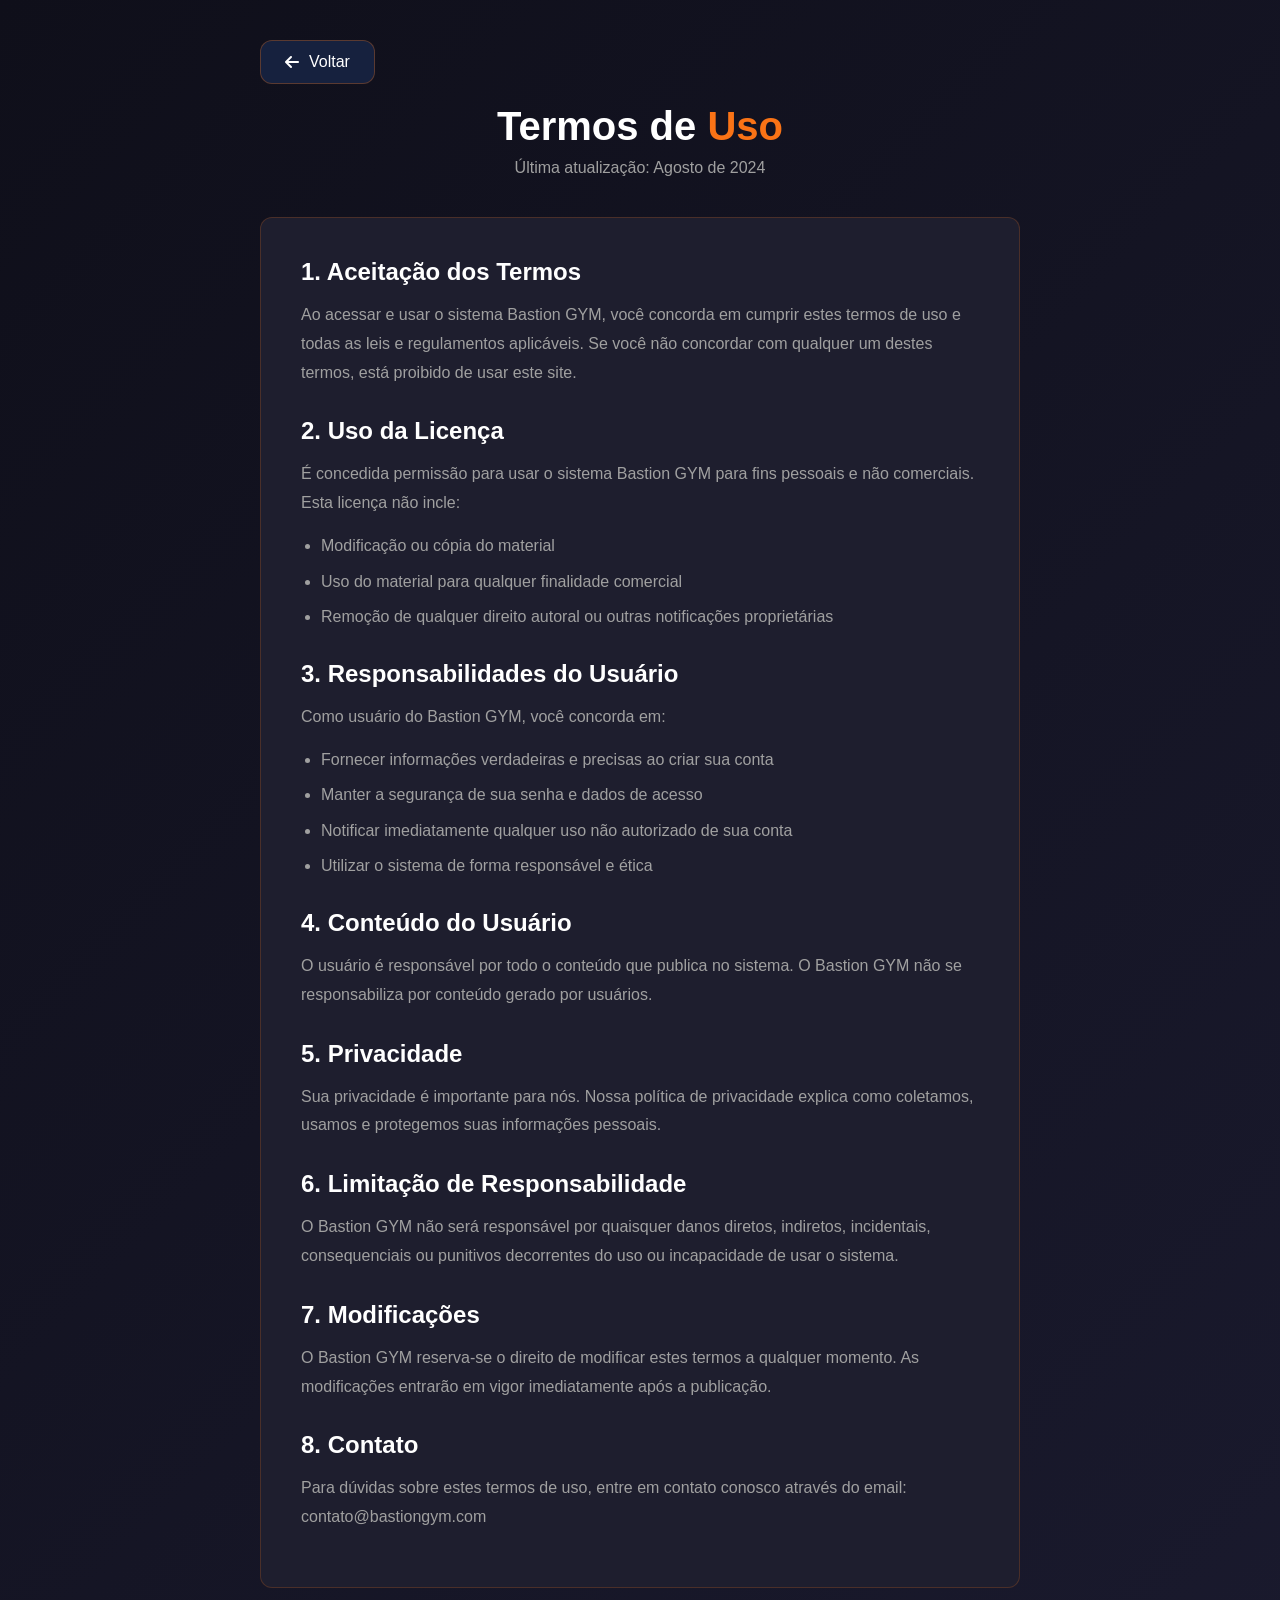
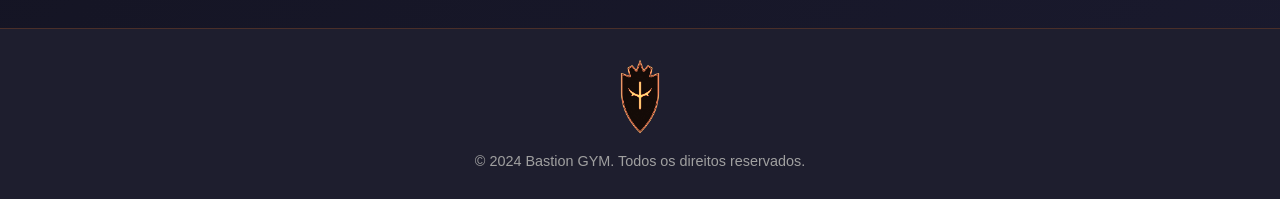
<file: Front/pages/termos-de-uso.html>
<!DOCTYPE html>
<html lang="pt-BR">
<head>
    <meta charset="UTF-8">
    <meta name="viewport" content="width=device-width, initial-scale=1.0">
    <title>Termos de Uso - Bastion GYM</title>
    <link rel="stylesheet" href="https://cdnjs.cloudflare.com/ajax/libs/font-awesome/6.4.0/css/all.min.css">
    <link rel="stylesheet" href="../src/css/styles.css">
    <style>
        .terms-container {
            max-width: 800px;
            margin: 0 auto;
            padding: 40px 20px;
        }
        
        .terms-header {
            text-align: center;
            margin-bottom: 40px;
        }
        
        .terms-header h1 {
            font-size: 2.5rem;
            color: var(--text-color);
            margin-bottom: 10px;
        }
        
        .terms-header h1 span {
            color: var(--primary-color);
        }
        
        .terms-content {
            background: var(--background-card);
            border: 1px solid rgba(249, 115, 22, 0.2);
            border-radius: var(--border-radius);
            padding: 40px;
        }
        
        .terms-content h2 {
            color: var(--text-color);
            margin-top: 30px;
            margin-bottom: 15px;
            font-size: 1.5rem;
        }
        
        .terms-content h2:first-child {
            margin-top: 0;
        }
        
        .terms-content p {
            color: var(--text-muted);
            line-height: 1.8;
            margin-bottom: 15px;
        }
        
        .terms-content ul {
            color: var(--text-muted);
            margin-left: 20px;
            margin-bottom: 15px;
        }
        
        .terms-content li {
            margin-bottom: 10px;
            line-height: 1.6;
        }
        
        .back-btn {
            display: inline-flex;
            align-items: center;
            gap: 10px;
            padding: 12px 24px;
            background: var(--secondary-light);
            border: 1px solid rgba(249, 115, 22, 0.3);
            border-radius: var(--border-radius);
            color: var(--text-color);
            text-decoration: none;
            transition: var(--transition);
            margin-bottom: 20px;
        }
        
        .back-btn:hover {
            background: var(--primary-color);
            border-color: var(--primary-color);
        }
        
        @media (max-width: 768px) {
            .terms-container {
                padding: 20px 15px;
            }
            
            .terms-content {
                padding: 25px;
            }
            
            .terms-header h1 {
                font-size: 2rem;
            }
        }
    </style>
</head>
<body>
    <div class="home-container">
        <div class="terms-container">
            <a href="Cadastro.html" class="back-btn">
                <i class="fas fa-arrow-left"></i> Voltar
            </a>
            
            <div class="terms-header">
                <h1>Termos de <span>Uso</span></h1>
                <p style="color: var(--text-muted);">Última atualização: Agosto de 2024</p>
            </div>
            
            <div class="terms-content">
                <h2>1. Aceitação dos Termos</h2>
                <p>Ao acessar e usar o sistema Bastion GYM, você concorda em cumprir estes termos de uso e todas as leis e regulamentos aplicáveis. Se você não concordar com qualquer um destes termos, está proibido de usar este site.</p>
                
                <h2>2. Uso da Licença</h2>
                <p>É concedida permissão para usar o sistema Bastion GYM para fins pessoais e não comerciais. Esta licença não incle:</p>
                <ul>
                    <li>Modificação ou cópia do material</li>
                    <li>Uso do material para qualquer finalidade comercial</li>
                    <li>Remoção de qualquer direito autoral ou outras notificações proprietárias</li>
                </ul>
                
                <h2>3. Responsabilidades do Usuário</h2>
                <p>Como usuário do Bastion GYM, você concorda em:</p>
                <ul>
                    <li>Fornecer informações verdadeiras e precisas ao criar sua conta</li>
                    <li>Manter a segurança de sua senha e dados de acesso</li>
                    <li>Notificar imediatamente qualquer uso não autorizado de sua conta</li>
                    <li>Utilizar o sistema de forma responsável e ética</li>
                </ul>
                
                <h2>4. Conteúdo do Usuário</h2>
                <p>O usuário é responsável por todo o conteúdo que publica no sistema. O Bastion GYM não se responsabiliza por conteúdo gerado por usuários.</p>
                
                <h2>5. Privacidade</h2>
                <p>Sua privacidade é importante para nós. Nossa política de privacidade explica como coletamos, usamos e protegemos suas informações pessoais.</p>
                
                <h2>6. Limitação de Responsabilidade</h2>
                <p>O Bastion GYM não será responsável por quaisquer danos diretos, indiretos, incidentais, consequenciais ou punitivos decorrentes do uso ou incapacidade de usar o sistema.</p>
                
                <h2>7. Modificações</h2>
                <p>O Bastion GYM reserva-se o direito de modificar estes termos a qualquer momento. As modificações entrarão em vigor imediatamente após a publicação.</p>
                
                <h2>8. Contato</h2>
                <p>Para dúvidas sobre estes termos de uso, entre em contato conosco através do email: contato@bastiongym.com</p>
            </div>
        </div>
        
        <footer class="home-footer">
            <img src="../src/img/logo/logo_fundo_transparente.png" alt="Bastion GYM Logo" class="footer-logo">
            <p>&copy; 2024 Bastion GYM. Todos os direitos reservados.</p>
        </footer>
    </div>
</body>
</html>
</file>
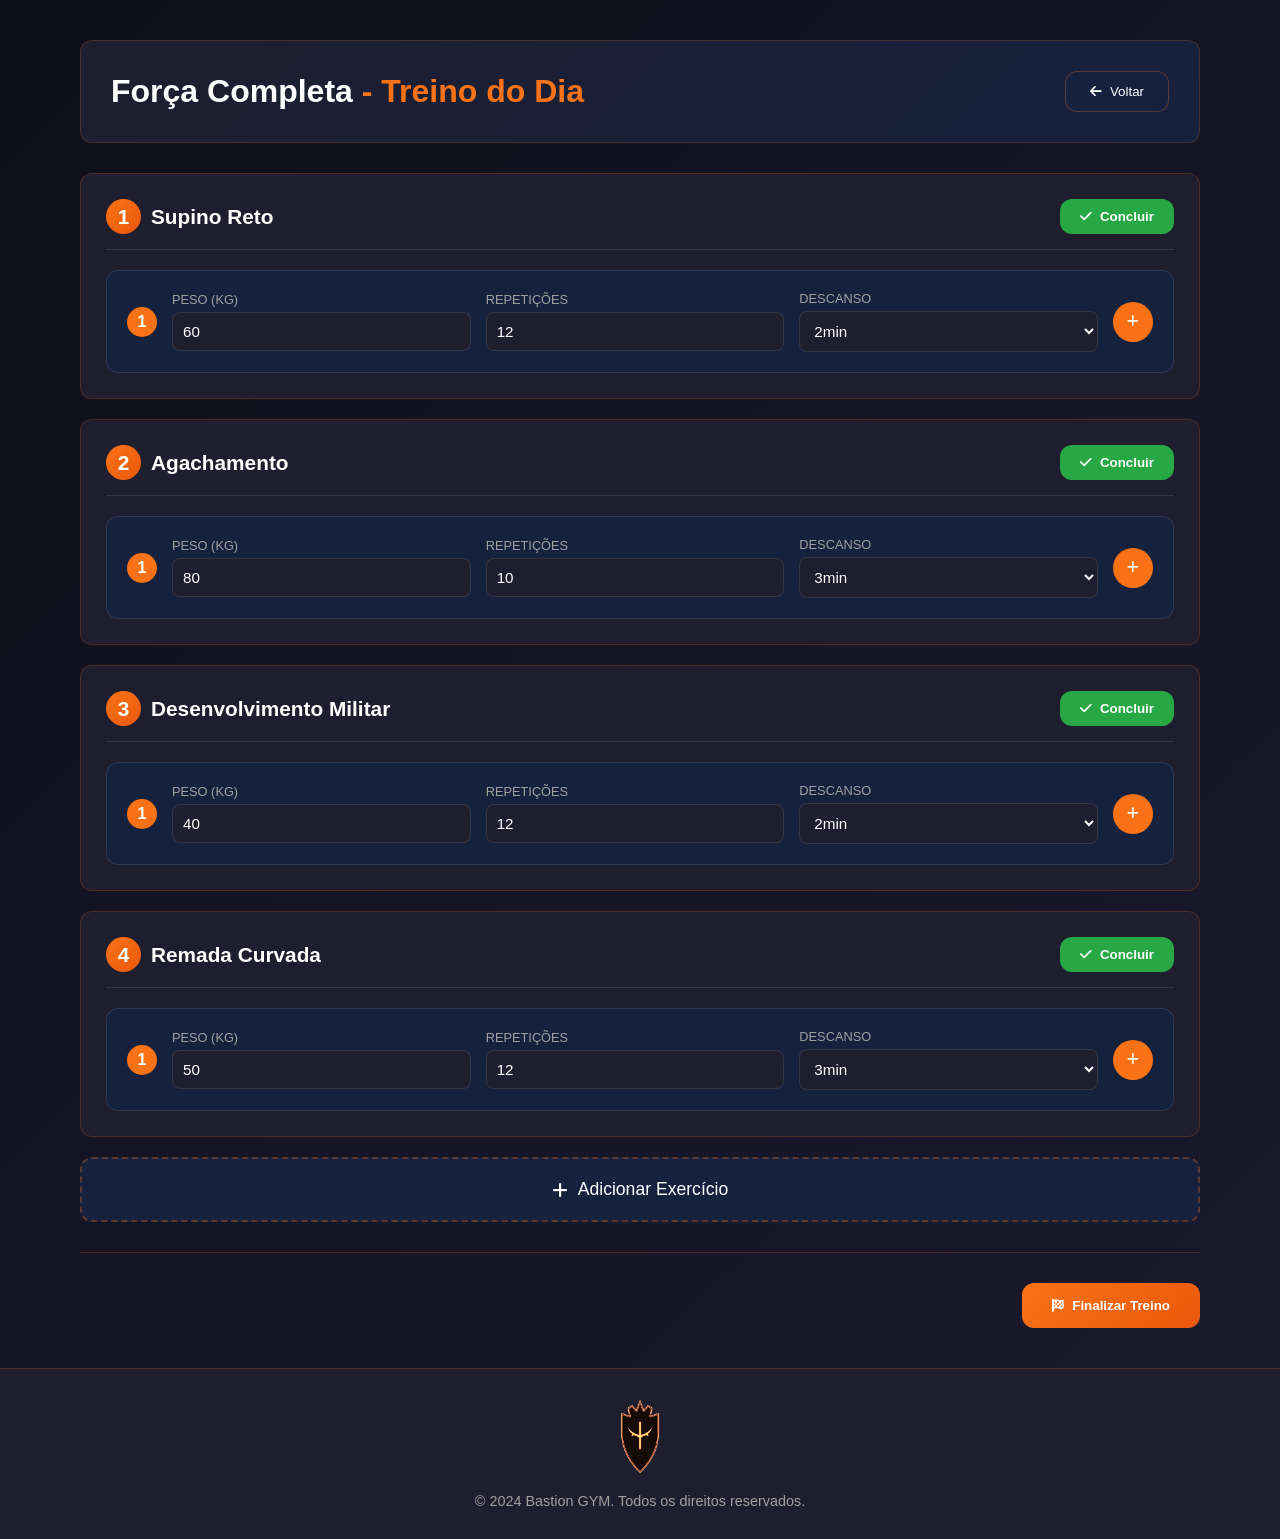
<file: Front/pages/TreinoDetalhes.html>
<!DOCTYPE html>
<html lang="pt-BR">
<head>
    <meta charset="UTF-8">
    <meta name="viewport" content="width=device-width, initial-scale=1.0">
    <title>Treino - Bastion GYM</title>
    <link rel="stylesheet" href="https://cdnjs.cloudflare.com/ajax/libs/font-awesome/6.4.0/css/all.min.css">
    <link rel="stylesheet" href="../src/css/styles.css">
    <link rel="stylesheet" href="../src/css/treino-detalhes.css">
    <script src="../src/js/common.js"></script>
    <script src="../src/js/treino-detalhes.js"></script>
</head>
<body>
    <div class="home-container">
        <div class="workout-detail-container">
            <div class="workout-detail-header">
                <h1>Força Completa <span>- Treino do Dia</span></h1>
                <button class="back-btn" onclick="window.location.href='Treinos.html'">
                    <i class="fas fa-arrow-left"></i> Voltar
                </button>
            </div>
            
            <div class="exercise-list">
                <div class="exercise-card">
                    <div class="exercise-header">
                        <h3>
                            <span class="exercise-number">1</span>
                            Supino Reto
                        </h3>
                        <button class="complete-exercise-btn" onclick="completeExercise(this)">
                            <i class="fas fa-check"></i> Concluir
                        </button>
                    </div>
                    
                    <div class="series-container">
                        <div class="series-item">
                            <div class="series-number">1</div>
                            <div class="series-input-group">
                                <label>Peso (kg)</label>
                                <input type="number" class="series-input" placeholder="0" value="60">
                            </div>
                            <div class="series-input-group">
                                <label>Repetições</label>
                                <input type="number" class="series-input" placeholder="0" value="12">
                            </div>
                            <div class="series-input-group">
                                <label>Descanso</label>
                                <select class="series-select">
                                    <option value="0">0s</option>
                                    <option value="30">30s</option>
                                    <option value="60">1min</option>
                                    <option value="90">1min 30s</option>
                                    <option value="120" selected>2min</option>
                                    <option value="150">2min 30s</option>
                                    <option value="180">3min</option>
                                    <option value="210">3min 30s</option>
                                    <option value="240">4min</option>
                                    <option value="270">4min 30s</option>
                                    <option value="300">5min</option>
                                </select>
                            </div>
                            <div class="series-buttons">
                                <button class="add-series-btn" onclick="addSeries(this)">
                                    <i class="fas fa-plus"></i>
                                </button>
                                <button class="remove-series-btn" onclick="removeSeries(this)" style="display: none;">
                                    <i class="fas fa-minus"></i>
                                </button>
                            </div>
                        </div>
                    </div>
                </div>
                
                <div class="exercise-card">
                    <div class="exercise-header">
                        <h3>
                            <span class="exercise-number">2</span>
                            Agachamento
                        </h3>
                        <button class="complete-exercise-btn" onclick="completeExercise(this)">
                            <i class="fas fa-check"></i> Concluir
                        </button>
                    </div>
                    
                    <div class="series-container">
                        <div class="series-item">
                            <div class="series-number">1</div>
                            <div class="series-input-group">
                                <label>Peso (kg)</label>
                                <input type="number" class="series-input" placeholder="0" value="80">
                            </div>
                            <div class="series-input-group">
                                <label>Repetições</label>
                                <input type="number" class="series-input" placeholder="0" value="10">
                            </div>
                            <div class="series-input-group">
                                <label>Descanso</label>
                                <select class="series-select">
                                    <option value="0">0s</option>
                                    <option value="30">30s</option>
                                    <option value="60">1min</option>
                                    <option value="90">1min 30s</option>
                                    <option value="120">2min</option>
                                    <option value="150">2min 30s</option>
                                    <option value="180" selected>3min</option>
                                    <option value="210">3min 30s</option>
                                    <option value="240">4min</option>
                                    <option value="270">4min 30s</option>
                                    <option value="300">5min</option>
                                </select>
                            </div>
                            <div class="series-buttons">
                                <button class="add-series-btn" onclick="addSeries(this)">
                                    <i class="fas fa-plus"></i>
                                </button>
                                <button class="remove-series-btn" onclick="removeSeries(this)" style="display: none;">
                                    <i class="fas fa-minus"></i>
                                </button>
                            </div>
                        </div>
                    </div>
                </div>
                
                <div class="exercise-card">
                    <div class="exercise-header">
                        <h3>
                            <span class="exercise-number">3</span>
                            Desenvolvimento Militar
                        </h3>
                        <button class="complete-exercise-btn" onclick="completeExercise(this)">
                            <i class="fas fa-check"></i> Concluir
                        </button>
                    </div>
                    
                    <div class="series-container">
                        <div class="series-item">
                            <div class="series-number">1</div>
                            <div class="series-input-group">
                                <label>Peso (kg)</label>
                                <input type="number" class="series-input" placeholder="0" value="40">
                            </div>
                            <div class="series-input-group">
                                <label>Repetições</label>
                                <input type="number" class="series-input" placeholder="0" value="12">
                            </div>
                            <div class="series-input-group">
                                <label>Descanso</label>
                                <select class="series-select">
                                    <option value="0">0s</option>
                                    <option value="30">30s</option>
                                    <option value="60">1min</option>
                                    <option value="90">1min 30s</option>
                                    <option value="120" selected>2min</option>
                                    <option value="150">2min 30s</option>
                                    <option value="180">3min</option>
                                    <option value="210">3min 30s</option>
                                    <option value="240">4min</option>
                                    <option value="270">4min 30s</option>
                                    <option value="300">5min</option>
                                </select>
                            </div>
                            <div class="series-buttons">
                                <button class="add-series-btn" onclick="addSeries(this)">
                                    <i class="fas fa-plus"></i>
                                </button>
                                <button class="remove-series-btn" onclick="removeSeries(this)" style="display: none;">
                                    <i class="fas fa-minus"></i>
                                </button>
                            </div>
                        </div>
                    </div>
                </div>
                
                <div class="exercise-card">
                    <div class="exercise-header">
                        <h3>
                            <span class="exercise-number">4</span>
                            Remada Curvada
                        </h3>
                        <button class="complete-exercise-btn" onclick="completeExercise(this)">
                            <i class="fas fa-check"></i> Concluir
                        </button>
                    </div>
                    
                    <div class="series-container">
                        <div class="series-item">
                            <div class="series-number">1</div>
                            <div class="series-input-group">
                                <label>Peso (kg)</label>
                                <input type="number" class="series-input" placeholder="0" value="50">
                            </div>
                            <div class="series-input-group">
                                <label>Repetições</label>
                                <input type="number" class="series-input" placeholder="0" value="12">
                            </div>
                            <div class="series-input-group">
                                <label>Descanso</label>
                                <select class="series-select">
                                    <option value="0">0s</option>
                                    <option value="30">30s</option>
                                    <option value="60">1min</option>
                                    <option value="90">1min 30s</option>
                                    <option value="120">2min</option>
                                    <option value="150">2min 30s</option>
                                    <option value="180" selected>3min</option>
                                    <option value="210">3min 30s</option>
                                    <option value="240">4min</option>
                                    <option value="270">4min 30s</option>
                                    <option value="300">5min</option>
                                </select>
                            </div>
                            <div class="series-buttons">
                                <button class="add-series-btn" onclick="addSeries(this)">
                                    <i class="fas fa-plus"></i>
                                </button>
                                <button class="remove-series-btn" onclick="removeSeries(this)" style="display: none;">
                                    <i class="fas fa-minus"></i>
                                </button>
                            </div>
                        </div>
                    </div>
                </div>
                
                <button class="add-exercise-btn" onclick="window.location.href='AdicionarExercicio.html'">
                    <i class="fas fa-plus"></i>
                    Adicionar Exercício
                </button>
            </div>
            
            <div class="workout-actions">
                <button class="finish-workout-btn" onclick="finishWorkout()">
                    <i class="fas fa-flag-checkered"></i>
                    Finalizar Treino
                </button>
            </div>
        </div>
        
        <footer class="home-footer">
            <img src="../src/img/logo/logo_fundo_transparente.png" alt="Bastion GYM Logo" class="footer-logo">
            <p>&copy; 2024 Bastion GYM. Todos os direitos reservados.</p>
        </footer>
    </div>
</body>
</html>
</file>
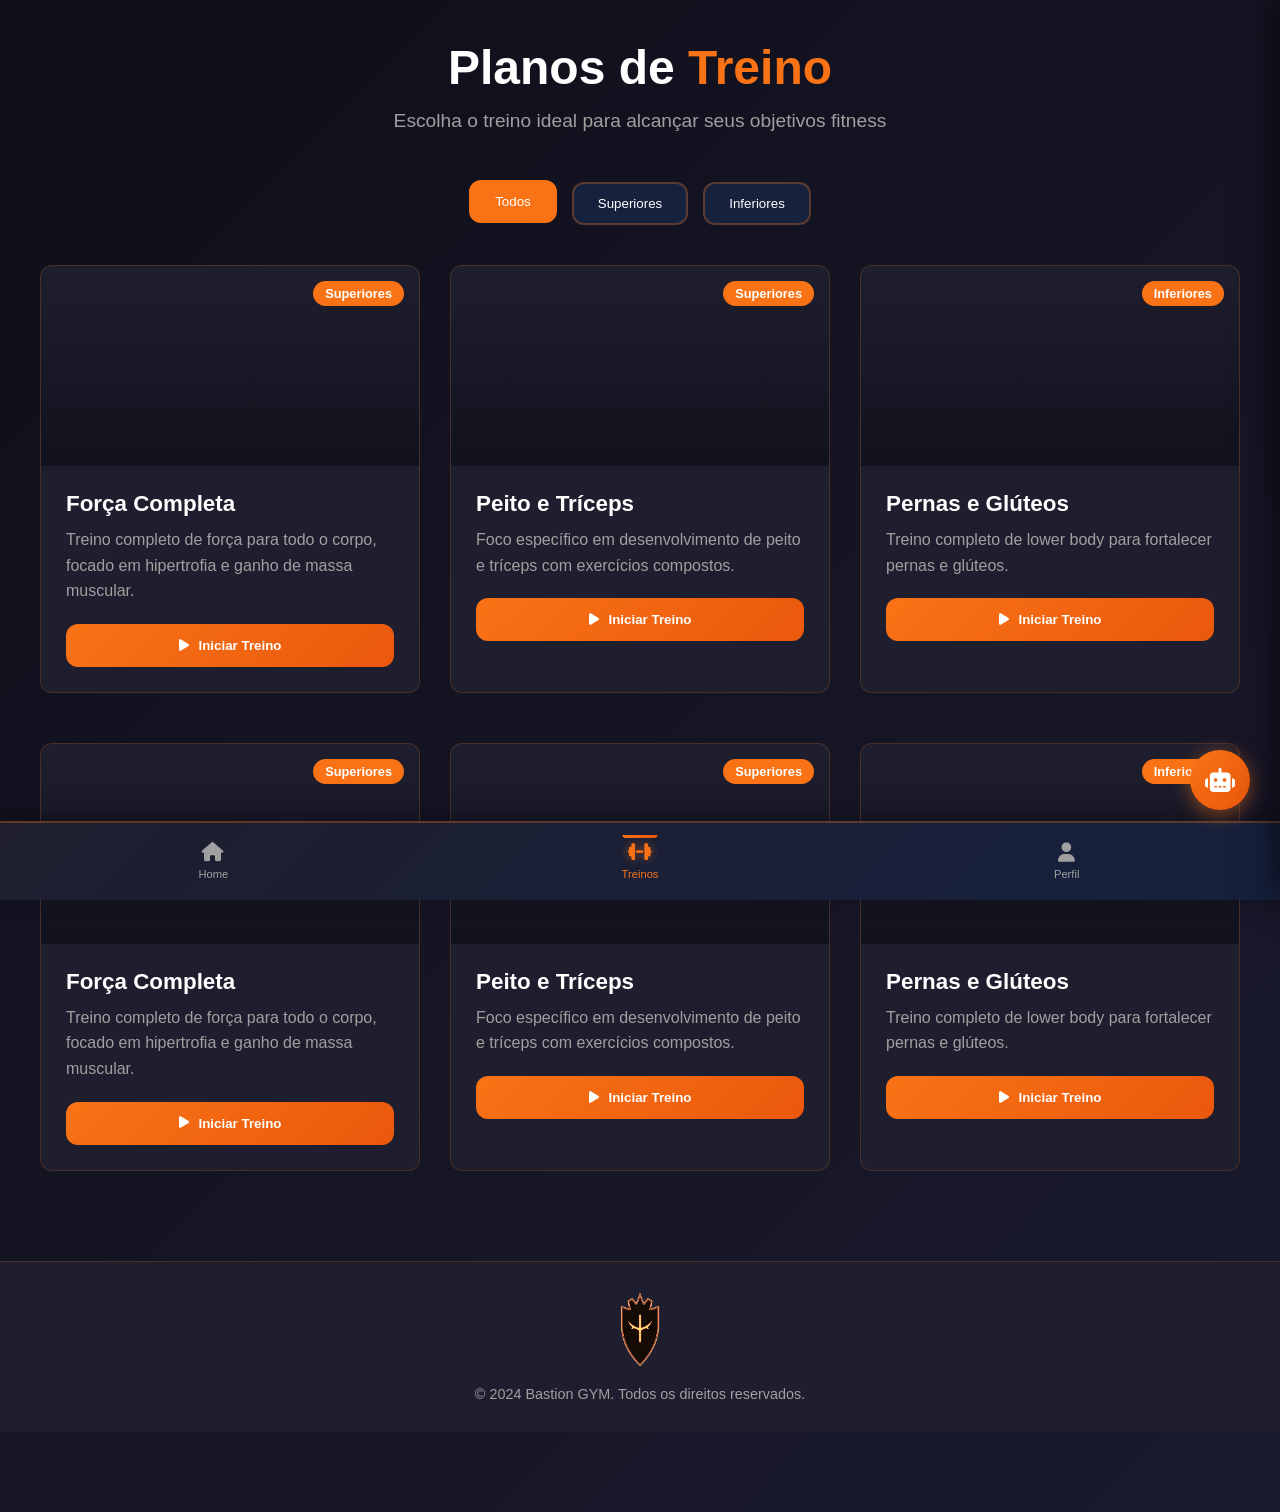
<file: Front/pages/Treinos.html>
<!DOCTYPE html>
<html lang="pt-BR">
<head>
    <meta charset="UTF-8">
    <meta name="viewport" content="width=device-width, initial-scale=1.0">
    <title>Treinos - Bastion GYM</title>
    <link rel="stylesheet" href="https://cdnjs.cloudflare.com/ajax/libs/font-awesome/6.4.0/css/all.min.css">
    <link rel="stylesheet" href="../src/css/styles.css">
    <link rel="stylesheet" href="../src/css/treinos.css">
    <script src="../src/js/common.js"></script>
    <script src="../src/js/treinos.js"></script>
</head>
<body>
    <div class="home-container">
        <div class="workouts-container">
            <div class="workouts-header">
                <h1>Planos de <span>Treino</span></h1>
                <p>Escolha o treino ideal para alcançar seus objetivos fitness</p>
            </div>
            
            <div class="workout-filters">
                <button class="filter-btn active" data-filter="all" onclick="filterWorkouts('all', this)">Todos</button>
                <button class="filter-btn" data-filter="superiores" onclick="filterWorkouts('superiores', this)">Superiores</button>
                <button class="filter-btn" data-filter="inferiores" onclick="filterWorkouts('inferiores', this)">Inferiores</button>
            </div>
            
            <div class="workouts-grid">
                <div class="workout-card" data-category="superiores">
                    <div class="workout-image" style="background-image: url('https://images.unsplash.com/photo-1581009146145-b5ef050c2e1e?w=600&q=80');">
                        <span class="workout-badge">Superiores</span>
                    </div>
                    <div class="workout-content">
                        <h3>Força Completa</h3>
                        <p>Treino completo de força para todo o corpo, focado em hipertrofia e ganho de massa muscular.</p>
                        <button class="workout-btn" onclick="window.location.href='TreinoDetalhes.html'">
                            <i class="fas fa-play"></i> Iniciar Treino
                        </button>
                    </div>
                </div>
                
                <div class="workout-card" data-category="superiores">
                    <div class="workout-image" style="background-image: url('https://images.unsplash.com/photo-1534438327276-14e5300c3a48?w=600&q=80');">
                        <span class="workout-badge">Superiores</span>
                    </div>
                    <div class="workout-content">
                        <h3>Peito e Tríceps</h3>
                        <p>Foco específico em desenvolvimento de peito e tríceps com exercícios compostos.</p>
                        <button class="workout-btn" onclick="window.location.href='TreinoDetalhes.html'">
                            <i class="fas fa-play"></i> Iniciar Treino
                        </button>
                    </div>
                </div>
                
                <div class="workout-card" data-category="inferiores">
                    <div class="workout-image" style="background-image: url('https://images.unsplash.com/photo-1571019614242-c5c5dee9f50b?w=600&q=80');">
                        <span class="workout-badge">Inferiores</span>
                    </div>
                    <div class="workout-content">
                        <h3>Pernas e Glúteos</h3>
                        <p>Treino completo de lower body para fortalecer pernas e glúteos.</p>
                        <button class="workout-btn" onclick="window.location.href='TreinoDetalhes.html'">
                            <i class="fas fa-play"></i> Iniciar Treino
                        </button>
                    </div>
                </div>
            </div>
            
            <div class="workouts-grid">
                <div class="workout-card" data-category="superiores">
                    <div class="workout-image" style="background-image: url('https://images.unsplash.com/photo-1581009146145-b5ef050c2e1e?w=600&q=80');">
                        <span class="workout-badge">Superiores</span>
                    </div>
                    <div class="workout-content">
                        <h3>Força Completa</h3>
                        <p>Treino completo de força para todo o corpo, focado em hipertrofia e ganho de massa muscular.</p>
                        <button class="workout-btn" onclick="window.location.href='TreinoDetalhes.html'">
                            <i class="fas fa-play"></i> Iniciar Treino
                        </button>
                    </div>
                </div>
                
                <div class="workout-card" data-category="superiores">
                    <div class="workout-image" style="background-image: url('https://images.unsplash.com/photo-1534438327276-14e5300c3a48?w=600&q=80');">
                        <span class="workout-badge">Superiores</span>
                    </div>
                    <div class="workout-content">
                        <h3>Peito e Tríceps</h3>
                        <p>Foco específico em desenvolvimento de peito e tríceps com exercícios compostos.</p>
                        <button class="workout-btn" onclick="window.location.href='TreinoDetalhes.html'">
                            <i class="fas fa-play"></i> Iniciar Treino
                        </button>
                    </div>
                </div>
                
                <div class="workout-card" data-category="inferiores">
                    <div class="workout-image" style="background-image: url('https://images.unsplash.com/photo-1571019614242-c5c5dee9f50b?w=600&q=80');">
                        <span class="workout-badge">Inferiores</span>
                    </div>
                    <div class="workout-content">
                        <h3>Pernas e Glúteos</h3>
                        <p>Treino completo de lower body para fortalecer pernas e glúteos.</p>
                        <button class="workout-btn" onclick="window.location.href='TreinoDetalhes.html'">
                            <i class="fas fa-play"></i> Iniciar Treino
                        </button>
                    </div>
                </div>
            </div>
        </div>
        
        <footer class="home-footer footer-with-nav">
            <img src="../src/img/logo/logo_fundo_transparente.png" alt="Bastion GYM Logo" class="footer-logo">
            <p>&copy; 2024 Bastion GYM. Todos os direitos reservados.</p>
        </footer>
        
        <nav class="bottom-nav">
            <a href="Home.html">
                <i class="fas fa-home"></i>
                <span>Home</span>
            </a>
            <a href="Treinos.html" class="active">
                <i class="fas fa-dumbbell"></i>
                <span>Treinos</span>
            </a>
            <a href="Perfil.html">
                <i class="fas fa-user"></i>
                <span>Perfil</span>
            </a>
        </nav>
        
        <button class="ai-float-btn" onclick="openAIChat()" aria-label="Abrir chat com IA">
            <i class="fas fa-robot"></i>
        </button>
        
        <div class="ai-sidebar-overlay" onclick="closeAIChat()"></div>
        
        <div class="ai-sidebar">
            <div class="ai-sidebar-header">
                <h3><i class="fas fa-robot"></i> IA Fitness</h3>
                <button class="ai-close-btn" onclick="closeAIChat()" aria-label="Fechar chat">
                    <i class="fas fa-times"></i>
                </button>
            </div>
            
            <div class="ai-sidebar-content">
                <div class="ai-sidebar-message ai">
                    <div class="ai-sidebar-message-avatar">
                        <i class="fas fa-robot"></i>
                    </div>
                    <div class="ai-sidebar-message-content">
                        <p>Olá! Sou sua IA Fitness do Bastion GYM. Como posso ajudar você hoje?</p>
                    </div>
                </div>
            </div>
            
            <div class="ai-sidebar-input-area">
                <input type="text" class="ai-sidebar-input" placeholder="Digite sua mensagem...">
                <button class="ai-sidebar-send-btn">
                    <i class="fas fa-paper-plane"></i>
                </button>
            </div>
        </div>
    </div>
</body>
</html>
</file>
<file: Front/src/css/styles.css>
/* Reset e Estilos Globais */
* {
    margin: 0;
    padding: 0;
    box-sizing: border-box;
}

html, body {
    overflow-x: hidden;
    width: 100%;
}

:root {
    --primary-color: #f97316;
    --primary-dark: #ea580c;
    --secondary-color: #1a1a2e;
    --secondary-light: #16213e;
    --accent-color: #f97316;
    --text-color: #ffffff;
    --text-muted: #a0a0a0;
    --success-color: #28a745;
    --error-color: #dc3545;
    --background-dark: #0f0f1a;
    --background-card: #1e1e2e;
    --border-radius: 12px;
    --transition: all 0.3s ease;
    --shadow: 0 8px 32px rgba(0, 0, 0, 0.3);
}

body {
    font-family: 'Inter', 'Segoe UI', Tahoma, Geneva, Verdana, sans-serif;
    background: linear-gradient(135deg, var(--background-dark) 0%, var(--secondary-color) 100%);
    color: var(--text-color);
    min-height: 100vh;
}

.container {
    width: 100%;
    max-width: 100%;
    min-height: 100vh;
    display: flex;
    align-items: center;
    justify-content: center;
    padding: 20px;
    overflow-x: hidden;
}

.auth-container {
    display: flex;
    width: 100%;
    max-width: 1200px;
    background: var(--background-card);
    border-radius: var(--border-radius);
    overflow: hidden;
    box-shadow: var(--shadow);
    border: 1px solid rgba(249, 115, 22, 0.2);
    max-width: 100%;
}

.auth-image {
    flex: 1;
    background-size: cover;
    background-position: center;
    min-height: 400px;
    position: relative;
}

.auth-image::before {
    content: '';
    position: absolute;
    top: 0;
    left: 0;
    right: 0;
    bottom: 0;
    background: linear-gradient(135deg, rgba(249, 115, 22, 0.4) 0%, rgba(26, 26, 46, 0.8) 100%);
}

.auth-content {
    flex: 1;
    padding: 60px;
    display: flex;
    flex-direction: column;
    justify-content: center;
}

.auth-card {
    background: transparent;
    border-radius: 0;
    padding: 0;
    box-shadow: none;
    border: none;
    backdrop-filter: none;
}

.logo-container {
    text-align: center;
    margin-bottom: 30px;
}

.logo-container img {
    max-width: 150px;
    height: auto;
    margin-bottom: 15px;
    filter: sepia(100%) saturate(300%) hue-rotate(-30deg);
}

.logo-container h1 {
    font-size: 2rem;
    font-weight: 700;
    color: var(--text-color);
    text-transform: uppercase;
    letter-spacing: 2px;
}

.logo-container h1 span {
    color: var(--primary-color);
}

.auth-title {
    text-align: center;
    font-size: 1.5rem;
    margin-bottom: 10px;
    color: var(--text-color);
}

.auth-subtitle {
    text-align: center;
    color: var(--text-muted);
    margin-bottom: 30px;
    font-size: 0.95rem;
}

.form-group {
    margin-bottom: 20px;
}

.form-group label {
    display: block;
    margin-bottom: 8px;
    color: var(--text-color);
    font-weight: 500;
    font-size: 0.9rem;
}

.form-group input {
    width: 100%;
    padding: 14px 16px;
    background: rgba(22, 33, 62, 0.6);
    border: 1px solid rgba(255, 255, 255, 0.1);
    border-radius: var(--border-radius);
    color: var(--text-color);
    font-size: 1rem;
    transition: var(--transition);
    min-height: 48px;
    box-sizing: border-box;
}

.form-group input:focus {
    outline: none;
    border-color: var(--primary-color);
    background: rgba(22, 33, 62, 0.8);
    box-shadow: 0 0 0 3px rgba(249, 115, 22, 0.1);
}

.form-group input::placeholder {
    color: var(--text-muted);
}

.form-group input.error {
    border-color: var(--error-color);
}

.error-message {
    color: var(--error-color);
    font-size: 0.85rem;
    margin-top: 5px;
    display: none;
}

.form-group input.error + .error-message {
    display: block;
}

.btn-primary {
    width: 100%;
    padding: 14px;
    background: linear-gradient(135deg, var(--primary-color) 0%, var(--primary-dark) 100%);
    color: var(--text-color);
    border: none;
    border-radius: var(--border-radius);
    font-size: 1rem;
    font-weight: 600;
    cursor: pointer;
    transition: var(--transition);
    text-transform: uppercase;
    letter-spacing: 1px;
    margin-top: 10px;
    position: relative;
    overflow: hidden;
}

.btn-primary::before {
    content: '';
    position: absolute;
    top: 0;
    left: -100%;
    width: 100%;
    height: 100%;
    background: linear-gradient(90deg, transparent, rgba(255, 255, 255, 0.2), transparent);
    transition: var(--transition);
}

.btn-primary:hover::before {
    left: 100%;
}

.btn-primary:hover {
    transform: translateY(-2px);
    box-shadow: 0 6px 20px rgba(249, 115, 22, 0.4);
}

.btn-primary:active {
    transform: translateY(0);
}

.btn-secondary {
    width: 100%;
    padding: 14px;
    background: transparent;
    color: var(--text-color);
    border: 2px solid var(--primary-color);
    border-radius: var(--border-radius);
    font-size: 1rem;
    font-weight: 600;
    cursor: pointer;
    transition: var(--transition);
    text-transform: uppercase;
    letter-spacing: 1px;
    margin-top: 10px;
}

.btn-secondary:hover {
    background: var(--primary-color);
    transform: translateY(-2px);
}

.auth-links {
    text-align: center;
    margin-top: 25px;
    padding-top: 20px;
    border-top: 1px solid rgba(255, 255, 255, 0.1);
}

.auth-links a {
    color: var(--primary-color);
    text-decoration: none;
    font-weight: 500;
    transition: var(--transition);
}

.auth-links a:hover {
    color: var(--primary-dark);
    text-decoration: underline;
}

.remember-forgot {
    display: flex;
    justify-content: space-between;
    align-items: center;
    margin-bottom: 20px;
    font-size: 0.9rem;
}

.remember-forgot label {
    display: flex;
    align-items: center;
    color: var(--text-muted);
    cursor: pointer;
    gap: 8px;
    flex-wrap: wrap;
}

.remember-forgot input[type="checkbox"] {
    accent-color: var(--primary-color);
    cursor: pointer;
    width: 16px;
    height: 16px;
    flex-shrink: 0;
}

.remember-forgot a {
    color: var(--primary-color);
    text-decoration: none;
    transition: var(--transition);
}

.remember-forgot a:hover {
    color: var(--accent-color);
}

.password-group {
    position: relative;
}

.password-group input {
    padding-right: 50px;
    position: relative;
}

.toggle-password {
    position: absolute;
    right: 15px;
    top: 28px;
    background: none;
    border: none;
    color: var(--text-muted);
    cursor: pointer;
    font-size: 1.2rem;
    transition: none;
    padding: 0;
    z-index: 10;
    display: flex;
    align-items: center;
    justify-content: center;
    line-height: 1;
    height: 48px;
}

.toggle-password:hover {
    color: var(--primary-color);
}

.divider {
    display: flex;
    align-items: center;
    margin: 25px 0;
    color: var(--text-muted);
}

.divider::before,
.divider::after {
    content: '';
    flex: 1;
    height: 1px;
    background: linear-gradient(90deg, transparent, rgba(249, 115, 22, 0.3), transparent);
}

.divider span {
    padding: 0 15px;
    font-size: 0.9rem;
}

.social-login {
    display: flex;
    gap: 15px;
    margin-bottom: 20px;
}

.social-btn {
    flex: 1;
    padding: 12px;
    background: var(--secondary-light);
    border: 1px solid rgba(255, 255, 255, 0.1);
    border-radius: var(--border-radius);
    color: var(--text-color);
    cursor: pointer;
    transition: var(--transition);
    display: flex;
    align-items: center;
    justify-content: center;
    gap: 10px;
}

.social-btn:hover {
    background: var(--background-dark);
    border-color: var(--primary-color);
}

.social-btn i {
    font-size: 1.2rem;
}

.success-message {
    background: rgba(40, 167, 69, 0.2);
    border: 1px solid var(--success-color);
    color: var(--success-color);
    padding: 12px;
    border-radius: var(--border-radius);
    margin-bottom: 20px;
    text-align: center;
    font-size: 0.9rem;
}

/* Home Styles */
.home-container {
    width: 100%;
    min-height: 100vh;
    display: flex;
    flex-direction: column;
    overflow-x: hidden;
}

.home-header {
    display: flex;
    justify-content: space-between;
    align-items: center;
    padding: 15px 40px;
    background: rgba(30, 30, 46, 0.95);
    backdrop-filter: blur(10px);
    border-bottom: 2px solid rgba(249, 115, 22, 0.3);
    position: sticky;
    top: 0;
    z-index: 100;
    box-shadow: 0 4px 20px rgba(0, 0, 0, 0.3);
}

/* Bottom Navigation Bar - Desktop e Mobile */
.bottom-nav {
    display: flex;
    position: fixed;
    bottom: 0;
    left: 0;
    right: 0;
    background: linear-gradient(135deg, var(--background-card) 0%, var(--secondary-light) 100%);
    border-top: 2px solid rgba(249, 115, 22, 0.3);
    padding: 12px 0;
    z-index: 9999;
    box-shadow: 0 -4px 20px rgba(0, 0, 0, 0.3);
    backdrop-filter: blur(10px);
}

.bottom-nav a {
    flex: 1;
    display: flex;
    flex-direction: column;
    align-items: center;
    justify-content: center;
    color: var(--text-muted);
    text-decoration: none;
    padding: 8px 4px;
    transition: var(--transition);
    font-size: 0.7rem;
    gap: 4px;
    position: relative;
}

.bottom-nav a i {
    font-size: 1.2rem;
    margin-bottom: 2px;
    transition: var(--transition);
}

.bottom-nav a:hover {
    color: var(--primary-color);
    transform: translateY(-2px);
}

.bottom-nav a:hover i {
    transform: scale(1.1);
}

.bottom-nav a.active {
    color: var(--primary-color);
}

.bottom-nav a.active::after {
    content: '';
    position: absolute;
    top: 0;
    left: 50%;
    transform: translateX(-50%);
    width: 35px;
    height: 3px;
    background: linear-gradient(90deg, var(--primary-color) 0%, var(--primary-dark) 100%);
    border-radius: 0 0 3px 3px;
}

.bottom-nav a.active i {
    color: var(--primary-color);
    text-shadow: 0 0 10px rgba(249, 115, 22, 0.5);
}

.bottom-nav a.logout {
    color: var(--error-color);
}

.bottom-nav a.logout:hover {
    color: #ff6b6b;
}

.bottom-nav a.logout i {
    color: var(--error-color);
}

.bottom-nav a.logout:hover i {
    color: #ff6b6b;
}

.bottom-nav a.logout.active::after {
    background: linear-gradient(90deg, var(--error-color) 0%, #ff6b6b 100%);
}



@media (max-width: 768px) {
    .home-header {
        position: relative;
        z-index: 1002;
        padding: 12px 20px;
    }
    
    .home-title {
        font-size: 1.1rem;
    }
    
    .home-logo {
        max-width: 35px;
    }
}

.home-logo {
    max-width: 45px;
    height: auto;
    filter: sepia(100%) saturate(300%) hue-rotate(-30deg);
}

.home-title {
    font-size: 1.3rem;
    font-weight: 700;
    color: var(--text-color);
    text-transform: uppercase;
    letter-spacing: 2px;
    margin: 0;
}

.home-title span {
    color: var(--primary-color);
}

.hero-section {
    flex: 1;
    display: flex;
    flex-direction: column;
    padding: 0;
    position: relative;
    overflow: hidden;
}

.hero-background {
    position: absolute;
    top: 0;
    left: 0;
    right: 0;
    bottom: 0;
    background: url('https://images.unsplash.com/photo-1534438327276-14e5300c3a48?w=1920&q=80') center/cover no-repeat;
    z-index: -2;
}

.hero-overlay {
    position: absolute;
    top: 0;
    left: 0;
    right: 0;
    bottom: 0;
    background: linear-gradient(135deg, rgba(15, 15, 26, 0.85) 0%, rgba(26, 26, 46, 0.75) 100%);
    z-index: -1;
}

.hero-content-wrapper {
    max-width: 1400px;
    width: 100%;
    display: flex;
    flex-direction: column;
    gap: 30px;
    padding: 80px 40px;
    position: relative;
    z-index: 1;
}

.hero-text {
    text-align: center;
    color: var(--text-color);
}

.hero-text h1 {
    font-size: 3.5rem;
    font-weight: 800;
    color: #ffffff;
    margin-bottom: 20px;
    line-height: 1.2;
    text-shadow: 2px 2px 8px rgba(0, 0, 0, 0.7);
}

.hero-text h1 span {
    color: var(--primary-color);
    background: linear-gradient(135deg, var(--primary-color) 0%, var(--primary-dark) 100%);
    -webkit-background-clip: text;
    -webkit-text-fill-color: transparent;
    background-clip: text;
    text-shadow: none;
}

.hero-text p {
    font-size: 1.3rem;
    color: #e0e0e0;
    margin-bottom: 40px;
    line-height: 1.8;
    max-width: 600px;
    text-shadow: 1px 1px 4px rgba(0, 0, 0, 0.6);
}

.hero-stats {
    display: flex;
    gap: 40px;
    margin-bottom: 40px;
}

.stat-item {
    text-align: center;
}

.stat-number {
    font-size: 2.5rem;
    font-weight: 700;
    color: var(--primary-color);
    display: block;
}

.stat-label {
    font-size: 0.9rem;
    color: var(--text-muted);
    text-transform: uppercase;
    letter-spacing: 1px;
}





/* Footer */
.home-footer {
    background: var(--background-card);
    border-top: 1px solid rgba(249, 115, 22, 0.2);
    padding: 30px 40px;
    text-align: center;
    margin-top: auto;
}

.footer-with-nav {
    margin-bottom: 80px;
}

.home-footer p {
    color: var(--text-muted);
    font-size: 0.9rem;
}

.home-footer .footer-logo {
    max-width: 40px;
    height: auto;
    margin-bottom: 15px;
    filter: sepia(100%) saturate(300%) hue-rotate(-30deg);
}

/* Floating AI Button */
.ai-float-btn {
    position: fixed;
    bottom: 90px;
    right: 30px;
    width: 60px;
    height: 60px;
    background: linear-gradient(135deg, var(--primary-color) 0%, var(--primary-dark) 100%);
    border-radius: 50%;
    display: flex;
    align-items: center;
    justify-content: center;
    color: var(--text-color);
    font-size: 1.5rem;
    cursor: pointer;
    box-shadow: 0 4px 20px rgba(249, 115, 22, 0.5);
    transition: var(--transition);
    z-index: 10000;
    border: none;
}

.ai-float-btn:hover {
    transform: scale(1.1);
    box-shadow: 0 6px 30px rgba(249, 115, 22, 0.7);
}

/* AI Chat Sidebar */
.ai-sidebar {
    position: fixed;
    top: 0;
    right: -400px;
    width: 400px;
    height: 100vh;
    background: var(--background-card);
    border-left: 2px solid rgba(249, 115, 22, 0.3);
    box-shadow: -10px 0 30px rgba(0, 0, 0, 0.5);
    transition: var(--transition);
    z-index: 10002;
    display: flex;
    flex-direction: column;
}

.ai-sidebar.active {
    right: 0;
}

.ai-sidebar-header {
    padding: 20px;
    background: linear-gradient(135deg, var(--secondary-light) 0%, var(--background-card) 100%);
    border-bottom: 1px solid rgba(249, 115, 22, 0.2);
    display: flex;
    align-items: center;
    justify-content: space-between;
}

.ai-sidebar-header h3 {
    color: var(--text-color);
    font-size: 1.2rem;
    display: flex;
    align-items: center;
    gap: 10px;
}

.ai-sidebar-header h3 i {
    color: var(--primary-color);
}

.ai-close-btn {
    background: transparent;
    border: none;
    color: var(--text-color);
    font-size: 1.5rem;
    cursor: pointer;
    transition: var(--transition);
    padding: 5px;
}

.ai-close-btn:hover {
    color: var(--primary-color);
    transform: rotate(90deg);
}

.ai-sidebar-content {
    flex: 1;
    padding: 20px;
    overflow-y: auto;
    display: flex;
    flex-direction: column;
    gap: 15px;
}

.ai-sidebar-message {
    display: flex;
    gap: 12px;
    max-width: 85%;
}

.ai-sidebar-message.user {
    margin-left: auto;
    flex-direction: row-reverse;
}

.ai-sidebar-message-avatar {
    width: 35px;
    height: 35px;
    border-radius: 50%;
    display: flex;
    align-items: center;
    justify-content: center;
    flex-shrink: 0;
}

.ai-sidebar-message.ai .ai-sidebar-message-avatar {
    background: linear-gradient(135deg, var(--primary-color) 0%, var(--primary-dark) 100%);
}

.ai-sidebar-message.user .ai-sidebar-message-avatar {
    background: var(--secondary-light);
    border: 1px solid rgba(249, 115, 22, 0.3);
}

.ai-sidebar-message-content {
    background: var(--secondary-light);
    padding: 12px 16px;
    border-radius: var(--border-radius);
    border: 1px solid rgba(255, 255, 255, 0.1);
}

.ai-sidebar-message.ai .ai-sidebar-message-content {
    background: rgba(249, 115, 22, 0.1);
    border-color: rgba(249, 115, 22, 0.2);
}

.ai-sidebar-message-content p {
    color: var(--text-color);
    margin: 0;
    line-height: 1.4;
    font-size: 0.95rem;
}

.ai-sidebar-input-area {
    padding: 20px;
    background: var(--secondary-light);
    border-top: 1px solid rgba(249, 115, 22, 0.2);
    display: flex;
    gap: 10px;
}

.ai-sidebar-input {
    flex: 1;
    padding: 12px 16px;
    background: var(--background-card);
    border: 1px solid rgba(255, 255, 255, 0.1);
    border-radius: var(--border-radius);
    color: var(--text-color);
    font-size: 0.95rem;
    outline: none;
}

.ai-sidebar-input:focus {
    border-color: var(--primary-color);
}

.ai-sidebar-send-btn {
    padding: 12px 20px;
    background: linear-gradient(135deg, var(--primary-color) 0%, var(--primary-dark) 100%);
    border: none;
    border-radius: var(--border-radius);
    color: var(--text-color);
    cursor: pointer;
    transition: var(--transition);
}

.ai-sidebar-send-btn:hover {
    transform: translateY(-2px);
    box-shadow: 0 4px 15px rgba(249, 115, 22, 0.4);
}

.ai-sidebar-overlay {
    position: fixed;
    top: 0;
    left: 0;
    right: 0;
    bottom: 0;
    background: rgba(0, 0, 0, 0.5);
    z-index: 10001;
    opacity: 0;
    visibility: hidden;
    transition: var(--transition);
}

.ai-sidebar-overlay.active {
    opacity: 1;
    visibility: visible;
}

@media (max-width: 768px) {
    .ai-sidebar {
        width: 100%;
        right: -100%;
    }
}

/* Responsividade */
@media (max-width: 768px) {
    .auth-container {
        flex-direction: column;
    }
    
    .auth-image {
        display: none;
    }
    
    .auth-content {
        padding: 40px 30px;
    }
    
    .home-header {
        flex-direction: column;
        gap: 15px;
        padding: 12px 20px;
    }
    
    .hero-section {
        padding: 40px 20px;
    }
    
    .hero-content-wrapper {
        flex-direction: column;
        gap: 40px;
    }
    
    .hero-text {
        text-align: center;
    }
    
    .hero-text h1 {
        font-size: 2.5rem;
    }
    
    .hero-text p {
        font-size: 1.1rem;
        margin-left: auto;
        margin-right: auto;
    }
    
    .hero-stats {
        justify-content: center;
        gap: 20px;
    }
    
    .stat-number {
        font-size: 2rem;
    }
    
    .home-title {
        font-size: 1.1rem;
    }
}

@media (max-width: 480px) {
    .auth-content {
        padding: 30px 20px;
    }
    
    .logo-container h1 {
        font-size: 1.5rem;
    }
    
    .hero-section {
        padding: 0;
    }
    
    .hero-content-wrapper {
        padding: 40px 20px;
    }
    
    .hero-text h1 {
        font-size: 2rem;
    }
    
    .hero-text p {
        font-size: 1rem;
    }
    
    .hero-stats {
        flex-direction: column;
        gap: 15px;
    }
    
    .home-footer {
        padding: 20px;
    }
}

/* Animações */
@keyframes fadeIn {
    from {
        opacity: 0;
        transform: translateY(-20px);
    }
    to {
        opacity: 1;
        transform: translateY(0);
    }
}

.auth-container,
.hero-section {
    animation: fadeIn 0.5s ease-out;
}
</file>
<file: Front/src/css/treino-detalhes.css>
/**
 * Estilos de Detalhes do Treino - Bastion GYM
 * Arquivo: treino-detalhes.css
 * Descrição: Estilos específicos da página de execução de treino
 */

.workout-detail-container {
    max-width: 1200px;
    margin: 0 auto;
    padding: 40px;
    width: 100%;
    overflow-x: hidden;
}

.workout-detail-header {
    background: linear-gradient(135deg, var(--background-card) 0%, var(--secondary-light) 100%);
    border-radius: var(--border-radius);
    padding: 30px;
    margin-bottom: 30px;
    border: 1px solid rgba(249, 115, 22, 0.2);
    display: flex;
    justify-content: space-between;
    align-items: center;
}

.workout-detail-header h1 {
    color: var(--text-color);
    font-size: 2rem;
}

.workout-detail-header h1 span {
    color: var(--primary-color);
}

.back-btn {
    background: var(--secondary-light);
    border: 1px solid rgba(249, 115, 22, 0.3);
    color: var(--text-color);
    padding: 12px 24px;
    border-radius: var(--border-radius);
    cursor: pointer;
    transition: var(--transition);
    display: flex;
    align-items: center;
    gap: 8px;
}

.back-btn:hover {
    background: var(--primary-color);
    border-color: var(--primary-color);
}

.exercise-list {
    display: flex;
    flex-direction: column;
    gap: 20px;
}

.exercise-card {
    background: var(--background-card);
    border: 1px solid rgba(249, 115, 22, 0.2);
    border-radius: var(--border-radius);
    padding: 25px;
    transition: var(--transition);
}

.exercise-card:hover {
    border-color: var(--primary-color);
}

.exercise-header {
    display: flex;
    justify-content: space-between;
    align-items: center;
    margin-bottom: 20px;
    padding-bottom: 15px;
    border-bottom: 1px solid rgba(255, 255, 255, 0.1);
}

.exercise-header h3 {
    color: var(--text-color);
    font-size: 1.3rem;
    display: flex;
    align-items: center;
    gap: 10px;
}

.exercise-header h3 i {
    color: var(--primary-color);
}

.exercise-number {
    background: linear-gradient(135deg, var(--primary-color) 0%, var(--primary-dark) 100%);
    color: var(--text-color);
    width: 35px;
    height: 35px;
    border-radius: 50%;
    display: flex;
    align-items: center;
    justify-content: center;
    font-weight: 700;
}

.series-container {
    display: flex;
    flex-direction: column;
    gap: 15px;
}

.series-item {
    background: var(--secondary-light);
    border: 1px solid rgba(255, 255, 255, 0.1);
    border-radius: var(--border-radius);
    padding: 20px;
    display: grid;
    grid-template-columns: auto 1fr 1fr 1fr auto;
    gap: 15px;
    align-items: center;
}

.series-number {
    background: var(--primary-color);
    color: var(--text-color);
    width: 30px;
    height: 30px;
    border-radius: 50%;
    display: flex;
    align-items: center;
    justify-content: center;
    font-weight: 700;
}

.series-input-group {
    display: flex;
    flex-direction: column;
    gap: 5px;
}

.series-input-group label {
    color: var(--text-muted);
    font-size: 0.8rem;
    text-transform: uppercase;
}

.series-input {
    background: var(--background-card);
    border: 1px solid rgba(255, 255, 255, 0.1);
    border-radius: 8px;
    padding: 10px;
    color: var(--text-color);
    font-size: 0.95rem;
    outline: none;
    transition: var(--transition);
}

.series-input:focus {
    border-color: var(--primary-color);
}

.series-select {
    background: var(--background-card);
    border: 1px solid rgba(255, 255, 255, 0.1);
    border-radius: 8px;
    padding: 10px;
    color: var(--text-color);
    font-size: 0.95rem;
    outline: none;
    cursor: pointer;
}

.series-select:focus {
    border-color: var(--primary-color);
}

.series-select option {
    background: var(--secondary-light);
    color: var(--text-color);
}

.add-series-btn {
    background: var(--primary-color);
    border: none;
    color: var(--text-color);
    width: 40px;
    height: 40px;
    border-radius: 50%;
    cursor: pointer;
    transition: var(--transition);
    display: flex;
    align-items: center;
    justify-content: center;
}

.add-series-btn:hover {
    background: var(--primary-dark);
    transform: scale(1.1);
}

.remove-series-btn {
    background: var(--error-color);
    border: none;
    color: var(--text-color);
    width: 40px;
    height: 40px;
    border-radius: 50%;
    cursor: pointer;
    transition: var(--transition);
    display: flex;
    align-items: center;
    justify-content: center;
}

.remove-series-btn:hover {
    background: #c82333;
    transform: scale(1.1);
}

.series-buttons {
    display: flex;
    gap: 10px;
    align-items: center;
}

.complete-exercise-btn {
    background: var(--success-color);
    border: none;
    color: var(--text-color);
    padding: 10px 20px;
    border-radius: var(--border-radius);
    cursor: pointer;
    transition: var(--transition);
    display: flex;
    align-items: center;
    gap: 8px;
    font-weight: 600;
}

.complete-exercise-btn:hover {
    background: #218838;
    transform: translateY(-2px);
}

.add-exercise-btn {
    background: var(--secondary-light);
    border: 2px dashed rgba(249, 115, 22, 0.3);
    color: var(--text-color);
    padding: 20px;
    border-radius: var(--border-radius);
    cursor: pointer;
    transition: var(--transition);
    display: flex;
    align-items: center;
    justify-content: center;
    gap: 10px;
    font-size: 1.1rem;
}

.add-exercise-btn:hover {
    border-color: var(--primary-color);
    background: rgba(249, 115, 22, 0.1);
}

.workout-actions {
    display: flex;
    gap: 15px;
    justify-content: flex-end;
    margin-top: 30px;
    padding-top: 30px;
    border-top: 1px solid rgba(249, 115, 22, 0.2);
}

.finish-workout-btn {
    background: linear-gradient(135deg, var(--primary-color) 0%, var(--primary-dark) 100%);
    border: none;
    color: var(--text-color);
    padding: 15px 30px;
    border-radius: var(--border-radius);
    cursor: pointer;
    font-weight: 600;
    transition: var(--transition);
    display: flex;
    align-items: center;
    gap: 8px;
}

.finish-workout-btn:hover {
    transform: translateY(-2px);
    box-shadow: 0 6px 20px rgba(249, 115, 22, 0.4);
}

/* Mobile Styles */
@media (max-width: 768px) {
    .workout-detail-container {
        padding: 20px;
    }
    
    .workout-detail-header {
        flex-direction: column;
        gap: 15px;
        text-align: center;
    }
    
    .workout-detail-header h1 {
        font-size: 1.5rem;
    }
    
    .series-item {
        grid-template-columns: 1fr;
        gap: 10px;
    }
    
    .series-number {
        width: 100%;
        border-radius: var(--border-radius);
        margin-bottom: 10px;
    }
    
    .series-input-group {
        width: 100%;
    }
    
    .series-input-group label {
        margin-bottom: 5px;
    }
    
    .series-input,
    .series-select {
        width: 100%;
    }
    
    .series-buttons {
        display: flex;
        gap: 10px;
        margin-top: 10px;
    }
    
    .add-series-btn, .remove-series-btn {
        flex: 1;
        border-radius: var(--border-radius);
    }
    
    .exercise-header {
        flex-direction: column;
        gap: 10px;
        text-align: center;
    }
    
    .workout-actions {
        flex-direction: column;
    }
    
    .finish-workout-btn {
        width: 100%;
        justify-content: center;
    }
}

@media (max-width: 480px) {
    .series-item {
        padding: 15px;
    }
    
    .series-input,
    .series-select {
        padding: 8px;
        font-size: 0.9rem;
    }
}
</file>
<file: Front/src/css/perfil-edit.css>
/**
 * Estilos de Edição de Perfil - Bastion GYM
 * Arquivo: perfil-edit.css
 * Descrição: Estilos específicos da página de edição de perfil
 */

.edit-profile-container {
    max-width: 800px;
    margin: 0 auto;
    padding: 40px;
    width: 100%;
    overflow-x: hidden;
}

.edit-profile-header {
    text-align: center;
    margin-bottom: 40px;
}

.edit-profile-header h1 {
    font-size: 2.5rem;
    color: var(--text-color);
    margin-bottom: 10px;
}

.edit-profile-header p {
    color: var(--text-muted);
}

.edit-profile-form {
    background: var(--background-card);
    border: 1px solid rgba(249, 115, 22, 0.2);
    border-radius: var(--border-radius);
    padding: 40px;
}

.avatar-upload {
    text-align: center;
    margin-bottom: 30px;
    padding-bottom: 30px;
    border-bottom: 1px solid rgba(249, 115, 22, 0.2);
}

.avatar-preview {
    width: 120px;
    height: 120px;
    border-radius: 50%;
    background: linear-gradient(135deg, var(--primary-color) 0%, var(--primary-dark) 100%);
    display: flex;
    align-items: center;
    justify-content: center;
    margin: 0 auto 20px;
    font-size: 3rem;
    color: var(--text-color);
    border: 4px solid rgba(249, 115, 22, 0.3);
}

.upload-btn {
    background: var(--secondary-light);
    border: 1px solid rgba(249, 115, 22, 0.3);
    color: var(--text-color);
    padding: 10px 20px;
    border-radius: var(--border-radius);
    cursor: pointer;
    transition: var(--transition);
    display: inline-flex;
    align-items: center;
    gap: 8px;
}

.upload-btn:hover {
    background: var(--primary-color);
    border-color: var(--primary-color);
}

.form-section {
    margin-bottom: 30px;
}

.form-section h3 {
    color: var(--text-color);
    margin-bottom: 20px;
    font-size: 1.2rem;
    display: flex;
    align-items: center;
    gap: 10px;
}

.form-section h3 i {
    color: var(--primary-color);
}

.form-row {
    display: grid;
    grid-template-columns: repeat(auto-fit, minmax(250px, 1fr));
    gap: 20px;
    margin-bottom: 20px;
}

.form-group label {
    display: block;
    margin-bottom: 8px;
    color: var(--text-color);
    font-weight: 500;
    font-size: 0.9rem;
}

.form-group input,
.form-group select {
    width: 100%;
    padding: 14px 16px;
    background: var(--secondary-light);
    border: 1px solid rgba(255, 255, 255, 0.1);
    border-radius: var(--border-radius);
    color: var(--text-color);
    font-size: 1rem;
    transition: var(--transition);
}

.form-group input:focus,
.form-group select:focus {
    outline: none;
    border-color: var(--primary-color);
    background: rgba(22, 33, 62, 0.8);
    box-shadow: 0 0 0 3px rgba(249, 115, 22, 0.1);
}

.form-group select {
    cursor: pointer;
}

.form-group select option {
    background: var(--secondary-light);
    color: var(--text-color);
}

.form-actions {
    display: flex;
    gap: 15px;
    justify-content: flex-end;
    margin-top: 30px;
    padding-top: 30px;
    border-top: 1px solid rgba(249, 115, 22, 0.2);
}

.btn-cancel {
    padding: 14px 30px;
    background: transparent;
    border: 2px solid rgba(255, 255, 255, 0.2);
    border-radius: var(--border-radius);
    color: var(--text-color);
    font-weight: 600;
    cursor: pointer;
    transition: var(--transition);
}

.btn-cancel:hover {
    border-color: var(--error-color);
    color: var(--error-color);
}

.btn-save {
    padding: 14px 30px;
    background: linear-gradient(135deg, var(--primary-color) 0%, var(--primary-dark) 100%);
    border: none;
    border-radius: var(--border-radius);
    color: var(--text-color);
    font-weight: 600;
    cursor: pointer;
    transition: var(--transition);
    display: flex;
    align-items: center;
    gap: 8px;
}

.btn-save:hover {
    transform: translateY(-2px);
    box-shadow: 0 6px 20px rgba(249, 115, 22, 0.4);
}

@media (max-width: 768px) {
    .edit-profile-container {
        padding: 20px;
    }
    
    .edit-profile-form {
        padding: 25px;
    }
    
    .form-row {
        grid-template-columns: 1fr;
    }
    
    .form-actions {
        flex-direction: column;
    }
    
    .btn-cancel,
    .btn-save {
        width: 100%;
        justify-content: center;
    }
}
</file>
<file: Front/src/css/perfil.css>
/**
 * Estilos de Perfil - Bastion GYM
 * Arquivo: perfil.css
 * Descrição: Estilos específicos da página de perfil
 */

.profile-container {
    max-width: 1200px;
    margin: 0 auto;
    padding: 40px;
    width: 100%;
    overflow-x: hidden;
}

.profile-header {
    background: linear-gradient(135deg, var(--background-card) 0%, var(--secondary-light) 100%);
    border-radius: var(--border-radius);
    padding: 40px;
    margin-bottom: 30px;
    border: 1px solid rgba(249, 115, 22, 0.2);
    display: flex;
    align-items: center;
    gap: 30px;
    position: relative;
}

.profile-layout {
    display: grid;
    grid-template-columns: 1fr 2fr;
    gap: 30px;
}

.profile-stats-mobile {
    display: none;
}

.profile-left {
    display: flex;
    flex-direction: column;
    gap: 30px;
}

.profile-right {
    display: flex;
    flex-direction: column;
}

.profile-stats {
    display: grid;
    grid-template-columns: repeat(auto-fit, minmax(200px, 1fr));
    gap: 20px;
}

.stat-card {
    background: var(--background-card);
    border: 1px solid rgba(249, 115, 22, 0.2);
    border-radius: var(--border-radius);
    padding: 25px;
    text-align: center;
    transition: var(--transition);
}

.stat-card:hover {
    transform: translateY(-5px);
    border-color: var(--primary-color);
}

.stat-card i {
    font-size: 2rem;
    color: var(--primary-color);
    margin-bottom: 15px;
}

.stat-card h3 {
    font-size: 2rem;
    color: var(--text-color);
    margin-bottom: 5px;
}

.stat-card p {
    color: var(--text-muted);
    font-size: 0.9rem;
    text-transform: uppercase;
    letter-spacing: 1px;
}

.profile-section {
    background: var(--background-card);
    border: 1px solid rgba(249, 115, 22, 0.2);
    border-radius: var(--border-radius);
    padding: 30px;
    margin-bottom: 30px;
}

.profile-section h2 {
    font-size: 1.5rem;
    color: var(--text-color);
    margin-bottom: 20px;
    display: flex;
    align-items: center;
    gap: 10px;
}

.profile-section h2 i {
    color: var(--primary-color);
}

.recent-activities {
    display: flex;
    flex-direction: column;
    gap: 15px;
}

.activity-item {
    display: flex;
    align-items: center;
    gap: 15px;
    padding: 15px;
    background: var(--secondary-light);
    border-radius: var(--border-radius);
    border: 1px solid rgba(255, 255, 255, 0.1);
    transition: var(--transition);
    cursor: pointer;
}

.activity-item:hover {
    border-color: var(--primary-color);
    transform: translateX(5px);
    cursor: pointer;
}

.activity-icon {
    width: 50px;
    height: 50px;
    background: linear-gradient(135deg, var(--primary-color) 0%, var(--primary-dark) 100%);
    border-radius: 10px;
    display: flex;
    align-items: center;
    justify-content: center;
    color: var(--text-color);
}

.activity-details h4 {
    color: var(--text-color);
    margin-bottom: 5px;
}

.activity-details p {
    color: var(--text-muted);
    font-size: 0.9rem;
}

.activity-date {
    margin-left: auto;
    color: var(--text-muted);
    font-size: 0.85rem;
}

.edit-btn {
    background: linear-gradient(135deg, var(--primary-color) 0%, var(--primary-dark) 100%);
    color: var(--text-color);
    border: none;
    padding: 12px 24px;
    border-radius: var(--border-radius);
    cursor: pointer;
    font-weight: 600;
    transition: var(--transition);
    display: flex;
    align-items: center;
    gap: 8px;
    white-space: nowrap;
}

.edit-btn:hover {
    transform: translateY(-2px);
    box-shadow: 0 6px 20px rgba(249, 115, 22, 0.4);
}

.profile-avatar {
    width: 120px;
    height: 120px;
    border-radius: 50%;
    background: linear-gradient(135deg, var(--primary-color) 0%, var(--primary-dark) 100%);
    display: flex;
    align-items: center;
    justify-content: center;
    font-size: 3rem;
    color: var(--text-color);
    border: 4px solid rgba(249, 115, 22, 0.3);
}

.profile-info h1 {
    font-size: 2rem;
    color: var(--text-color);
    margin-bottom: 10px;
}

.profile-info p {
    color: var(--text-muted);
    margin-bottom: 5px;
}

/* Mobile Styles */
@media (max-width: 768px) {
    .profile-container {
        padding: 0;
    }
    
    .profile-header {
        padding: 30px 20px !important;
        flex-direction: column;
        text-align: center;
        gap: 20px;
        border-radius: 0;
        margin: 0;
        border-left: none;
        border-right: none;
        width: 100%;
    }
    
    .profile-avatar {
        width: 80px;
        height: 80px;
        font-size: 2rem;
    }
    
    .profile-info {
        align-items: center;
    }
    
    .profile-info h1 {
        font-size: 1.5rem;
    }
    
    .profile-info p {
        font-size: 0.9rem;
    }
    
    .profile-stats-mobile {
        display: flex !important;
        gap: 20px;
        justify-content: center;
        margin: 20px 0;
    }
    
    .stat-item-mobile {
        display: flex;
        flex-direction: column;
        align-items: center;
        gap: 5px;
    }
    
    .stat-item-mobile i {
        font-size: 1.5rem;
        color: var(--primary-color);
    }
    
    .stat-item-mobile span {
        font-size: 1.5rem;
        font-weight: 700;
        color: var(--text-color);
    }
    
    .stat-item-mobile small {
        font-size: 0.8rem;
        color: var(--text-muted);
    }
    
    .profile-layout {
        grid-template-columns: 1fr;
        gap: 20px;
        padding: 0 20px;
    }
    
    .profile-stats {
        display: none !important;
    }
    
    .profile-left {
        display: none !important;
    }
    
    .profile-section {
        margin: 0;
        padding: 20px;
        border-radius: 0;
        border-left: none;
        border-right: none;
    }
    
    .edit-btn {
        width: 100%;
        justify-content: center;
    }
    
    .edit-btn[style*="c82333"] {
        position: static !important;
        margin-top: 20px;
        width: 100%;
    }
    
    .recent-activities {
        gap: 10px;
    }
    
    .activity-item {
        flex-direction: row !important;
        text-align: left !important;
        padding: 15px;
        align-items: center;
        background: transparent !important;
        border: none !important;
        border-bottom: 1px solid rgba(249, 115, 22, 0.2) !important;
    }
    
    .activity-item:last-child {
        border-bottom: none !important;
    }
    
    .activity-item:hover {
        transform: translateX(5px);
    }
    
    .activity-icon {
        width: 40px !important;
        height: 40px !important;
        font-size: 1rem !important;
    }
    
    .activity-details {
        flex: 1;
    }
    
    .activity-details h4 {
        font-size: 1rem;
        margin-bottom: 2px;
    }
    
    .activity-details p {
        font-size: 0.85rem;
    }
    
    .activity-date {
        margin-left: 15px !important;
        font-size: 0.75rem;
        margin-top: 0 !important;
    }
    
    .profile-section {
        margin: 0 -20px;
        padding: 20px;
        border-radius: 0;
        border-left: none;
        border-right: none;
    }
    
    .profile-container {
        padding: 0 !important;
    }
}
</file>
<file: Front/src/css/treinos.css>
/**
 * Estilos de Treinos - Bastion GYM
 * Arquivo: treinos.css
 * Descrição: Estilos específicos da página de treinos
 */

.workouts-container {
    max-width: 1400px;
    margin: 0 auto;
    padding: 40px;
    width: 100%;
    overflow-x: hidden;
}

.workouts-header {
    text-align: center;
    margin-bottom: 50px;
}

.workouts-header h1 {
    font-size: 3rem;
    color: var(--text-color);
    margin-bottom: 15px;
}

.workouts-header h1 span {
    color: var(--primary-color);
}

.workouts-header p {
    color: var(--text-muted);
    font-size: 1.2rem;
    max-width: 600px;
    margin: 0 auto;
}

.workout-filters {
    display: flex;
    gap: 15px;
    justify-content: center;
    margin-bottom: 40px;
    flex-wrap: wrap;
}

.filter-btn {
    padding: 12px 24px;
    background: var(--secondary-light);
    border: 2px solid rgba(249, 115, 22, 0.3);
    border-radius: var(--border-radius);
    color: var(--text-color);
    cursor: pointer;
    transition: var(--transition);
    font-weight: 500;
}

.filter-btn:hover,
.filter-btn.active {
    background: var(--primary-color);
    border-color: var(--primary-color);
    transform: translateY(-2px);
}

.workouts-grid {
    display: grid;
    grid-template-columns: repeat(auto-fit, minmax(350px, 1fr));
    gap: 30px;
    margin-bottom: 50px;
}

.workout-card {
    background: var(--background-card);
    border: 1px solid rgba(249, 115, 22, 0.2);
    border-radius: var(--border-radius);
    overflow: hidden;
    transition: var(--transition);
    position: relative;
}

.workout-card:hover {
    transform: translateY(-10px);
    border-color: var(--primary-color);
    box-shadow: 0 10px 30px rgba(249, 115, 22, 0.3);
}

.workout-image {
    height: 200px;
    background-size: cover;
    background-position: center;
    position: relative;
}

.workout-image::before {
    content: '';
    position: absolute;
    top: 0;
    left: 0;
    right: 0;
    bottom: 0;
    background: linear-gradient(180deg, transparent 0%, rgba(15, 15, 26, 0.8) 100%);
}

.workout-badge {
    position: absolute;
    top: 15px;
    right: 15px;
    background: var(--primary-color);
    color: var(--text-color);
    padding: 5px 12px;
    border-radius: 20px;
    font-size: 0.8rem;
    font-weight: 600;
    z-index: 1;
}

.workout-content {
    padding: 25px;
}

.workout-content h3 {
    font-size: 1.4rem;
    color: var(--text-color);
    margin-bottom: 10px;
}

.workout-content p {
    color: var(--text-muted);
    margin-bottom: 20px;
    line-height: 1.6;
}

.workout-btn {
    width: 100%;
    padding: 14px;
    background: linear-gradient(135deg, var(--primary-color) 0%, var(--primary-dark) 100%);
    color: var(--text-color);
    border: none;
    border-radius: var(--border-radius);
    font-weight: 600;
    cursor: pointer;
    transition: var(--transition);
    display: flex;
    align-items: center;
    justify-content: center;
    gap: 10px;
}

.workout-btn:hover {
    transform: translateY(-2px);
    box-shadow: 0 6px 20px rgba(249, 115, 22, 0.4);
}

.section-title {
    font-size: 2rem;
    color: var(--text-color);
    margin-bottom: 30px;
    display: flex;
    align-items: center;
    gap: 15px;
}

.section-title i {
    color: var(--primary-color);
}

.edit-btn {
    background: linear-gradient(135deg, var(--primary-color) 0%, var(--primary-dark) 100%);
    color: var(--text-color);
    border: none;
    padding: 12px 24px;
    border-radius: var(--border-radius);
    cursor: pointer;
    font-weight: 600;
    transition: var(--transition);
    display: flex;
    align-items: center;
    gap: 8px;
    white-space: nowrap;
}

.edit-btn:hover {
    transform: translateY(-2px);
    box-shadow: 0 6px 20px rgba(249, 115, 22, 0.4);
}

/* Mobile Styles */
@media (max-width: 768px) {
    .workouts-grid {
        grid-template-columns: 1fr;
    }
    
    .workouts-header h1 {
        font-size: 2rem;
    }
    
    .my-workout-item {
        flex-direction: column;
        text-align: center;
    }
}
</file>
